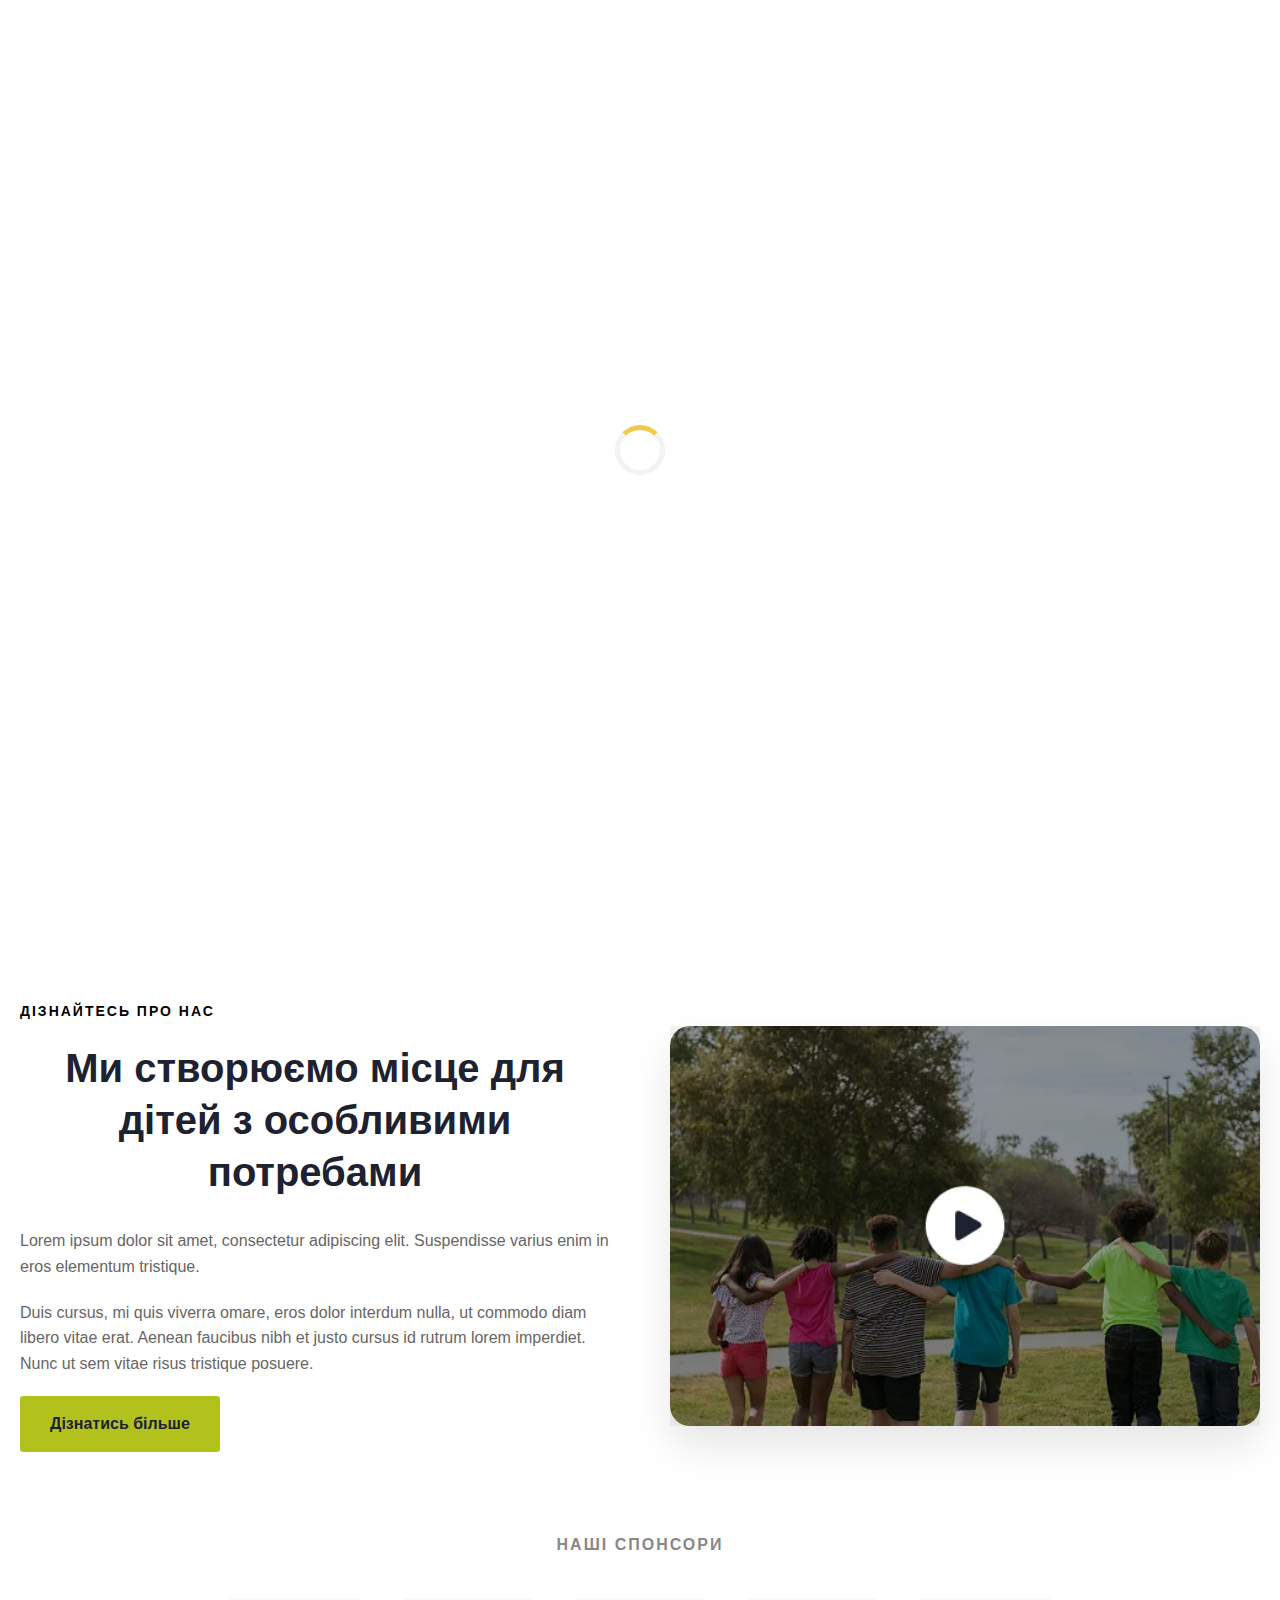
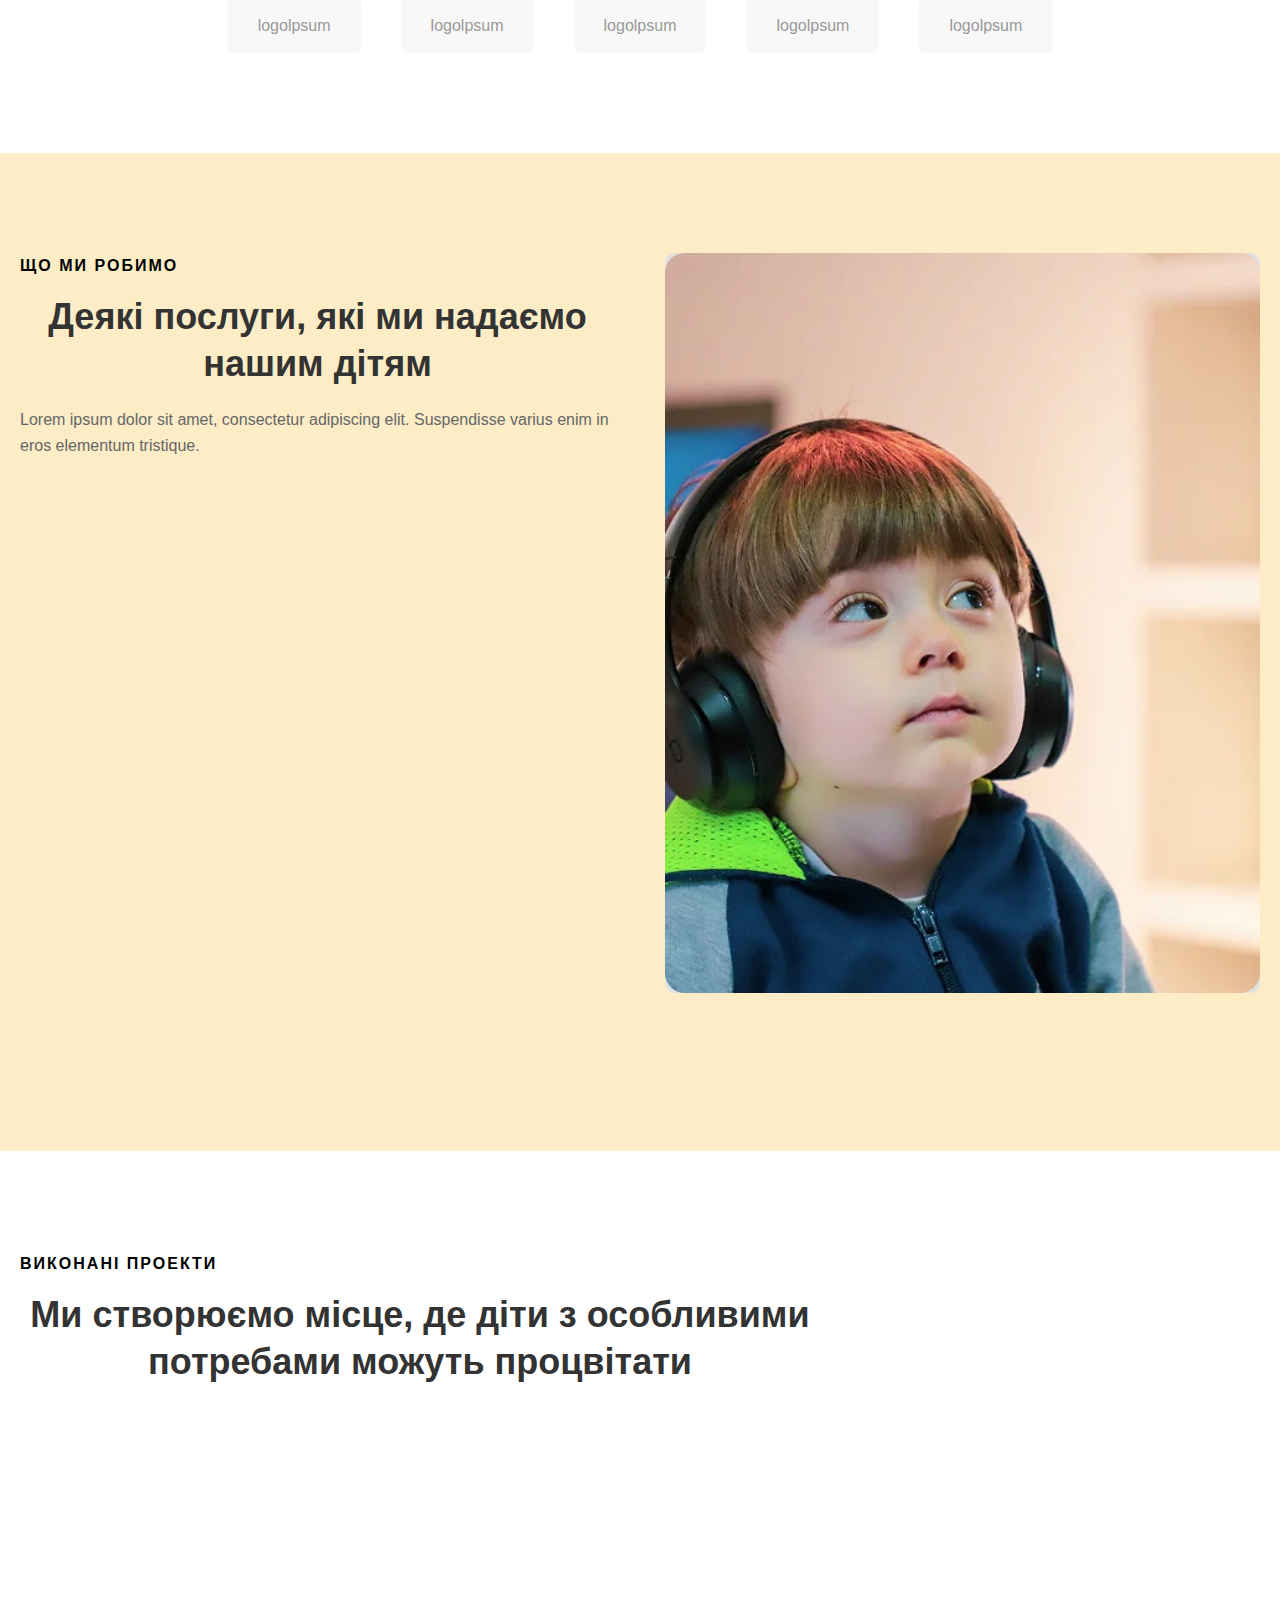
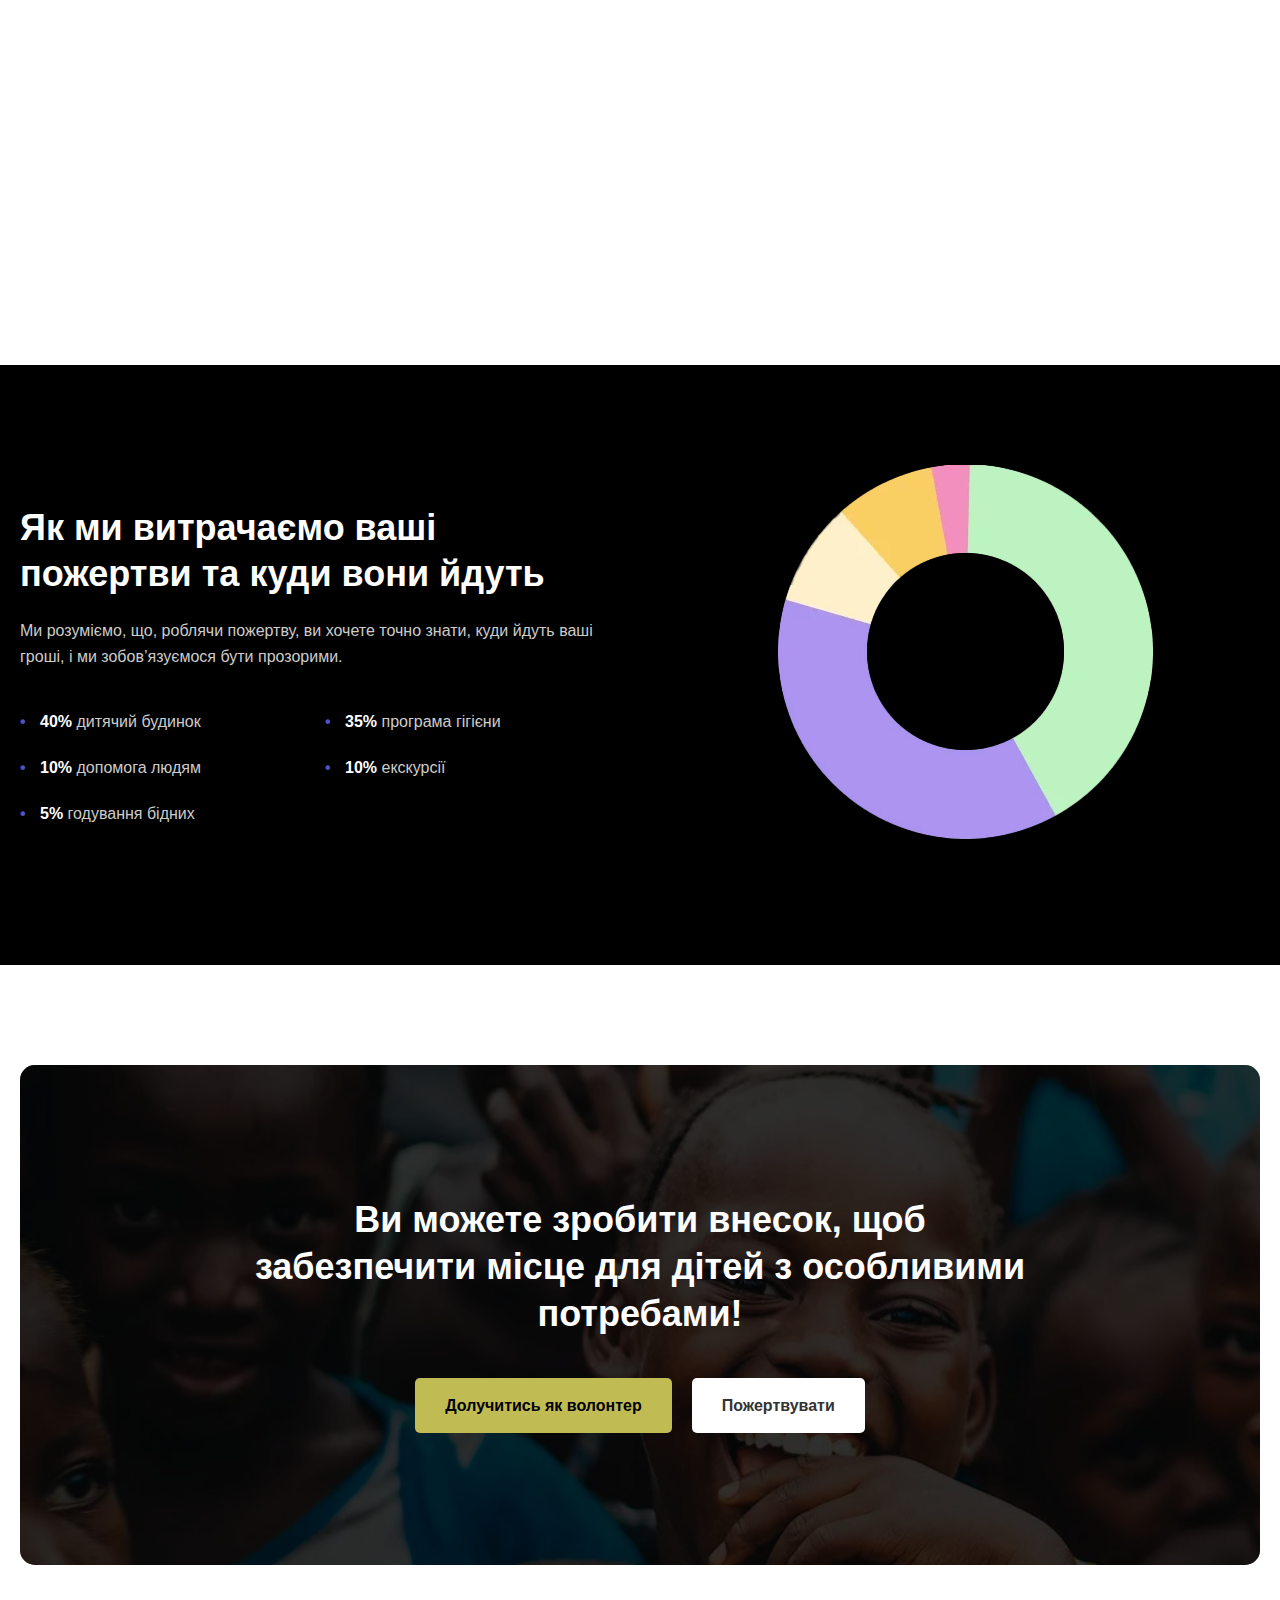
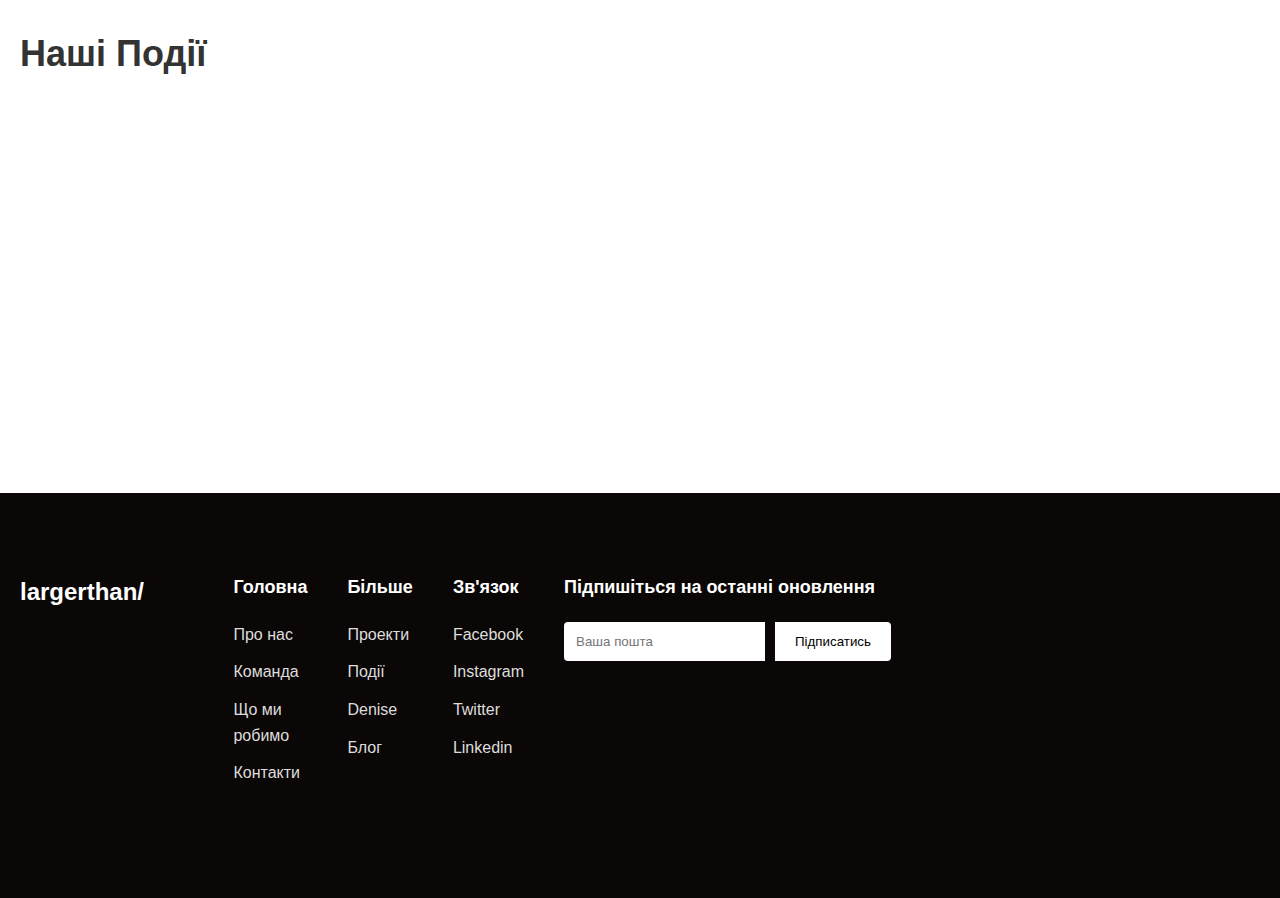
<file: index.html>
<!DOCTYPE html>
<html lang="uk">
<head>
    <meta charset="UTF-8">
    <meta name="viewport" content="width=device-width, initial-scale=1.0">
    <title>Сайт центру підтримки дітей з особливими потребами</title>
    <link rel="stylesheet" href="https://cdnjs.cloudflare.com/ajax/libs/font-awesome/6.4.0/css/all.min.css">
    <link rel="stylesheet" href="styles.css">
</head>
<body>
    <header class="header">
        <div class="container">
            <div class="header-content">
                <div class="logo">
                    <span class="logo-text">largerthan/</span>
                </div>
            <ul class="nav-list">
                <li><a href="index.html">Головна</a></li>
                <li><a href="about.html">Про нас</a></li>
                <li><a href="what-we-do.html">Що ми робимо</a></li> 
                <li><a href="media.html">Медіа</a></li>           
                <li><a href="contact.html">Контакти</a></li>       
            </ul>
                </nav>
                <a href="#" class="btn-donate">Пожертвувати</a>
            </div>
        </div>
    </header>
    <section class="hero">
        <div class="container">
            <div class="hero-content">
                <h1 class="hero-title">Інклюзивна турбота про<br><span>дітей з особливими</span><br><span>потребами</span></h1>
                <div class="hero-buttons">
                    <a href="#" class="btn-primary">Що ми робимо</a>
                    <a href="#" class="btn-video">
                        <span class="play-icon"><i class="fas fa-play"></i></span>
                        Дивитись відео
                    </a>
                </div>
                <div class="hero-stats">
                    <div class="stat">
                        <div class="stat-number">230</div>
                        <div class="stat-text">
                            <div class="stat-line"></div>
                            дітей під нашою опікою
                        </div>
                    </div>
                    <div class="stat">
                        <div class="stat-number">58</div>
                        <div class="stat-text">
                            <div class="stat-line"></div>
                            зібрано пожертв
                        </div>
                    </div>
                </div>
            </div>
        </div>
    </section>
    <section class="about-us">
        <div class="container">
            <div class="about-content">
                <div class="about-text">
                    <h2 class="section-subtitle">ДІЗНАЙТЕСЬ ПРО НАС</h2>
                    <h3 class="section-title">Ми створюємо місце для дітей з особливими потребами</h3>
                    <p>Lorem ipsum dolor sit amet, consectetur adipiscing elit. Suspendisse varius enim in eros elementum tristique.</p>
                    <p>Duis cursus, mi quis viverra omare, eros dolor interdum nulla, ut commodo diam libero vitae erat. Aenean faucibus nibh et justo cursus id rutrum lorem imperdiet. Nunc ut sem vitae risus tristique posuere.</p>
                    <a href="about.html" class="btn-primary">Дізнатись більше</a>
                </div>
                <div class="about-image">
                    <img src="IMG\Video.webp" alt="Діти з особливими потребами">
                </div>
            </div>
            
            <div class="supporters">
                <h3 class="supporters-title">НАШІ СПОНСОРИ</h3>
                <div class="supporter-logos">
                    <div class="logo-item">logolpsum</div>
                    <div class="logo-item">logolpsum</div>
                    <div class="logo-item">logolpsum</div>
                    <div class="logo-item">logolpsum</div>
                    <div class="logo-item">logolpsum</div>
                </div>
            </div>
        </div>
    </section>
    <section class="what-we-do">
        <div class="container">
            <div class="services-content">
                <div class="services-text">
                    <h2 class="section-subtitle">ЩО МИ РОБИМО</h2>
                    <h3 class="section-title">Деякі послуги, які ми надаємо нашим дітям</h3>
                    <p>Lorem ipsum dolor sit amet, consectetur adipiscing elit. Suspendisse varius enim in eros elementum tristique.</p>
                    
                    <div class="services-list">
                        <div class="service-item">
                            <div class="service-image">
                                <img src="IMG\AnyConv.com__Icon.webp" alt="Підтримка родини">
                            </div>
                            <div class="service-info">
                                <h4>Підтримка родини</h4>
                                <p>Lorem ipsum dolor sit amet, consectetur adipiscing elit. Suspendisse varius enim in eros.</p>
                            </div>
                        </div>
                        
                        <div class="service-item">
                            <div class="service-image">
                                <img src="IMG\AnyConv.com__Icon (1).webp" alt="Переваги для здоров'я">
                            </div>
                            <div class="service-info">
                                <h4>Переваги для здоров'я</h4>
                                <p>Lorem ipsum dolor sit amet, consectetur adipiscing elit. Suspendisse varius enim in eros.</p>
                            </div>
                        </div>
                        
                        <div class="service-item">
                            <div class="service-image">
                                <img src="IMG\AnyConv.com__Icon (2).webp" alt="Стипендії">
                            </div>
                            <div class="service-info">
                                <h4>Стипендії</h4>
                                <p>Lorem ipsum dolor sit amet, consectetur adipiscing elit. Suspendisse varius enim in eros.</p>
                            </div>
                        </div>
                        
                        <div class="service-item">
                            <div class="service-image">
                                <img src="IMG\AnyConv.com__Icon (3).webp" alt="Терапія">
                            </div>
                            <div class="service-info">
                                <h4>Терапія</h4>
                                <p>Lorem ipsum dolor sit amet, consectetur adipiscing elit. Suspendisse varius enim in eros.</p>
                            </div>
                        </div>
                    </div>
                </div>
                
                <div class="services-main-image">
                    <img src="IMG\unsplash_SBIak0pKUIE.webp" alt="Наші послуги">
                </div>
            </div>
        </div>
    </section>
    <section class="projects">
        <div class="container">
            <div class="projects-header">
                <h2 class="section-subtitle">ВИКОНАНІ ПРОЕКТИ</h2>
                <h3 class="section-title">Ми створюємо місце, де діти з особливими потребами можуть процвітати</h3>
            </div>
            
            <div class="projects-grid">
                <div class="project-card">
                    <div class="project-image">
                        <img src="IMG\AnyConv.com__Project.webp" alt="Mission smile 1k">
                        <div class="project-overlay">
                        </div>
                    </div>
                </div>
                <div class="project-card">
                    <div class="project-image">
                        <img src="IMG\AnyConv.com__Project (2).webp" alt="Щотижневі екскурсії">
                        <div class="project-overlay">
                        </div>
                    </div>
                </div>
                <div class="project-card">
                    <div class="project-image">
                        <img src="IMG\AnyConv.com__Project (1).webp"alt="Щомісячна обізнаність">
                        <div class="project-overlay">
                        </div>
                    </div>
                </div>
            </div>
        </div>
    </section>
    <section class="donations">
        <div class="container">
            <div class="donations-content">
                <div class="donations-text">
                    <h2>Як ми витрачаємо ваші пожертви та куди вони йдуть</h2>
                    <p>Ми розуміємо, що, роблячи пожертву, ви хочете точно знати, куди йдуть ваші гроші, і ми зобов’язуємося бути прозорими.</p>
                    <div class="donation-stats">
                        <div class="stat-item">
                            <strong>40%</strong> дитячий будинок
                        </div>
                        <div class="stat-item">
                            <strong>35%</strong> програма гігієни
                        </div>
                        <div class="stat-item">
                            <strong>10%</strong> допомога людям
                        </div>
                        <div class="stat-item">
                            <strong>10%</strong> екскурсії
                        </div>
                        <div class="stat-item">
                            <strong>5%</strong> годування бідних
                        </div>
                    </div>
                </div>
                <div class="donations-image">
                    <img src="IMG\Chart.webp" alt="Використання пожертв">
                </div>
            </div>
        </div>
    </section>
    <section class="cta-events">
        <div class="container">
            <div class="cta-with-image">
                <img src="IMG\unsplash_cVEOh_JJmEE.webp" alt="Children image" class="cta-bg-image">
                <div class="cta-text-overlay">
                    <h2>Ви можете зробити внесок, щоб забезпечити місце для дітей з особливими потребами!</h2>
                    <div class="cta-buttons">
                        <a href="#" class="btn-volunteer">Долучитись як волонтер</a>
                        <a href="#" class="btn-donate-cta">Пожертвувати</a>
                    </div>
                </div>
            </div>
            <div class="events-section">
                <h2 class="events-title">Наші Події</h2>
                <div class="events-cards">
                    <div class="event-card">
                        <div class="event-date">
                            <span class="day">13</span>
                            <span class="month">КВІ</span>
                        </div>
                        <div class="event-info">
                            <span class="event-tag">НАСТУПНІ ПОДІЇ</span>
                            <h3>День з нашими чудовими дітьми</h3>
                        </div>
                    </div>
                    <div class="event-card">
                        <div class="event-date">
                            <span class="day">25</span>
                            <span class="month">КВІ</span>
                        </div>
                        <div class="event-info">
                            <span class="event-tag">НАСТУПНІ ПОДІЇ</span>
                            <h3>Семінар: Турбота про дітей з аутизмом</h3>
                        </div>
                    </div>
                </div>
            </div>
        </div>
    </section>
    <footer class="footer">
        <div class="container">
            <div class="footer-content">
                <div class="footer-brand">
                    <h3>largerthan/</h3>
                </div>
                <div class="footer-links">
                    <div class="footer-column">
                        <h4>Головна</h4>
                        <ul>
                            <li><a href="about.html">Про нас</a></li>
                            <li><a href="#">Команда</a></li>
                            <li><a href="#">Що ми робимо</a></li>
                            <li><a href="#">Контакти</a></li>
                        </ul>
                    </div>
                    <div class="footer-column">
                        <h4>Більше</h4>
                        <ul>
                            <li><a href="#">Проекти</a></li>
                            <li><a href="#">Події</a></li>
                            <li><a href="#">Denise</a></li>
                            <li><a href="#">Блог</a></li>
                        </ul>
                    </div>
                    <div class="footer-column">
                        <h4>Зв'язок</h4>
                        <ul>
                            <li><a href="#">Facebook</a></li>
                            <li><a href="#">Instagram</a></li>
                            <li><a href="#">Twitter</a></li>
                            <li><a href="#">Linkedin</a></li>
                        </ul>
                    </div>
                </div>
                <div class="footer-subscribe">
                    <h4>Підпишіться на останні оновлення</h4>
                    <form class="subscribe-form">
                        <input type="email" placeholder="Ваша пошта" required>
                        <button type="submit">Підписатись</button>
                    </form>
                </div>
            </div>
        </div>
</footer>

    <div class="loader">
        <div class="loader-spinner"></div>
    </div>

    <div id="scrollToTop" class="scroll-to-top">
        <i class="fas fa-arrow-up"></i>
    </div>
<div id="donateModal" class="modal-overlay">
    <div class="modal-window">
        <div class="modal-close-btn">&times;</div>
        
        <h2 class="modal-title">Стати волонтером</h2>
        <p class="modal-description">Заповніть цю форму, щоб приєднатися до нашої команди та допомагати дітям разом з нами.</p>
        
        <form class="modal-form">
            <div class="form-row">
                <div class="input-group">
                    <label>Ім'я</label>
                    <input type="text" class="line-input">
                </div>
                <div class="input-group">
                    <label>Прізвище</label>
                    <input type="text" class="line-input">
                </div>
            </div>
            
            <div class="input-group">
                <label>Email</label>
                <input type="email" class="line-input">
            </div>
            
            <div class="input-group">
                <label>Повідомлення</label>
                <textarea class="box-input" placeholder="Напишіть ваше повідомлення тут..."></textarea>
            </div>
            
            <button type="submit" class="modal-submit-btn">Надіслати</button>
        </form>
    </div>
</div>
    <script>
        // 1. ЛОГІКА ДЛЯ LOADER (Щоб сайт "завантажився")
        window.addEventListener('load', function() {
            const loader = document.querySelector('.loader');
            // Чекаємо трохи і ховаємо лоадер
            setTimeout(function() {
                loader.classList.add('hidden');
            }, 1000);
        });

        // 2. ЛОГІКА ДЛЯ КНОПКИ "ВГОРУ"
        const scrollBtn = document.getElementById('scrollToTop');

        window.addEventListener('scroll', () => {
            if (window.scrollY > 300) {
                scrollBtn.classList.add('active'); // Показати кнопку
            } else {
                scrollBtn.classList.remove('active'); // Сховати кнопку
            }
        });

        scrollBtn.addEventListener('click', () => {
            window.scrollTo({
                top: 0,
                behavior: 'smooth'
            });
        });
    </script>
    
    <script src="script.js"></script>
<div id="videoModal" class="modal">
        <div class="modal-content">
            <span class="close-modal">&times;</span>
            <video controls id="mainVideo" width="100%">
                <source src="IMG/212511_tiny.mp4" type="video/mp4">
                Ваш браузер не підтримує відео.
            </video>
        </div>
    </div>
</body>
</html>
</file>
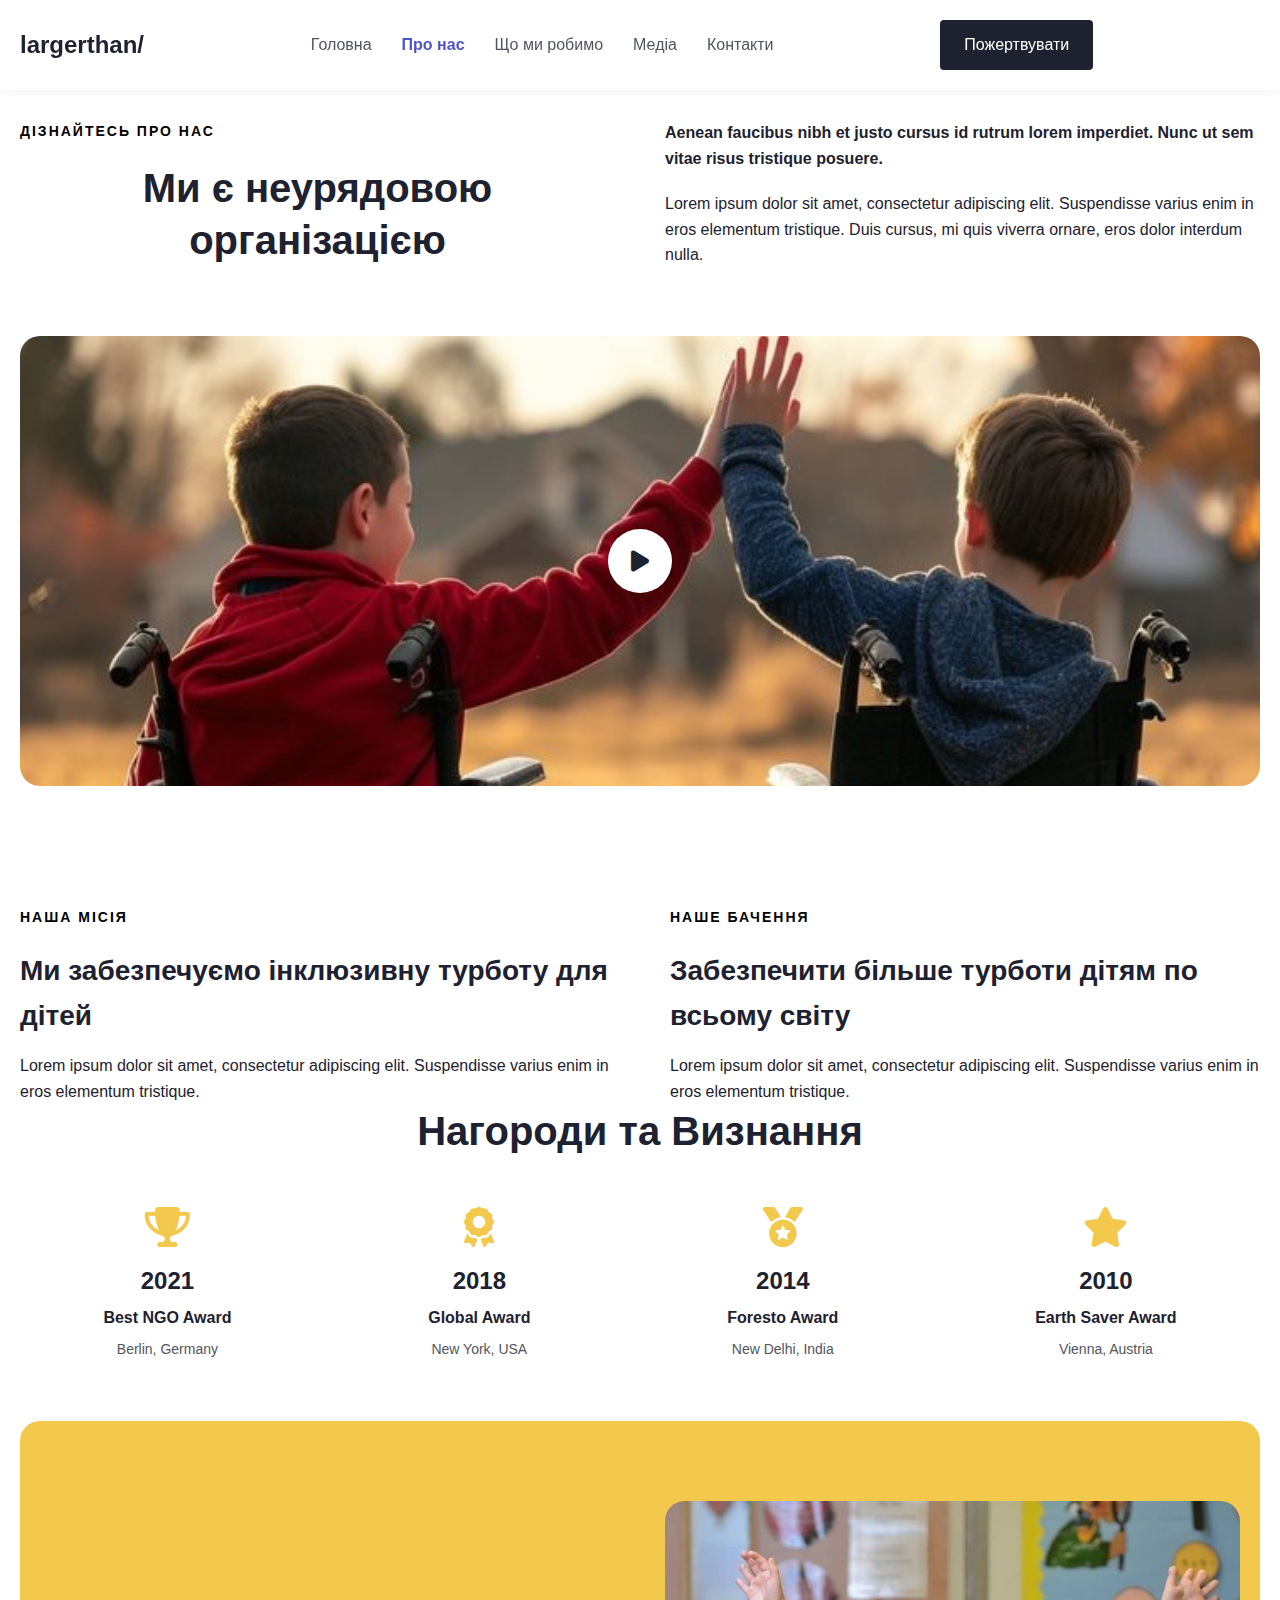
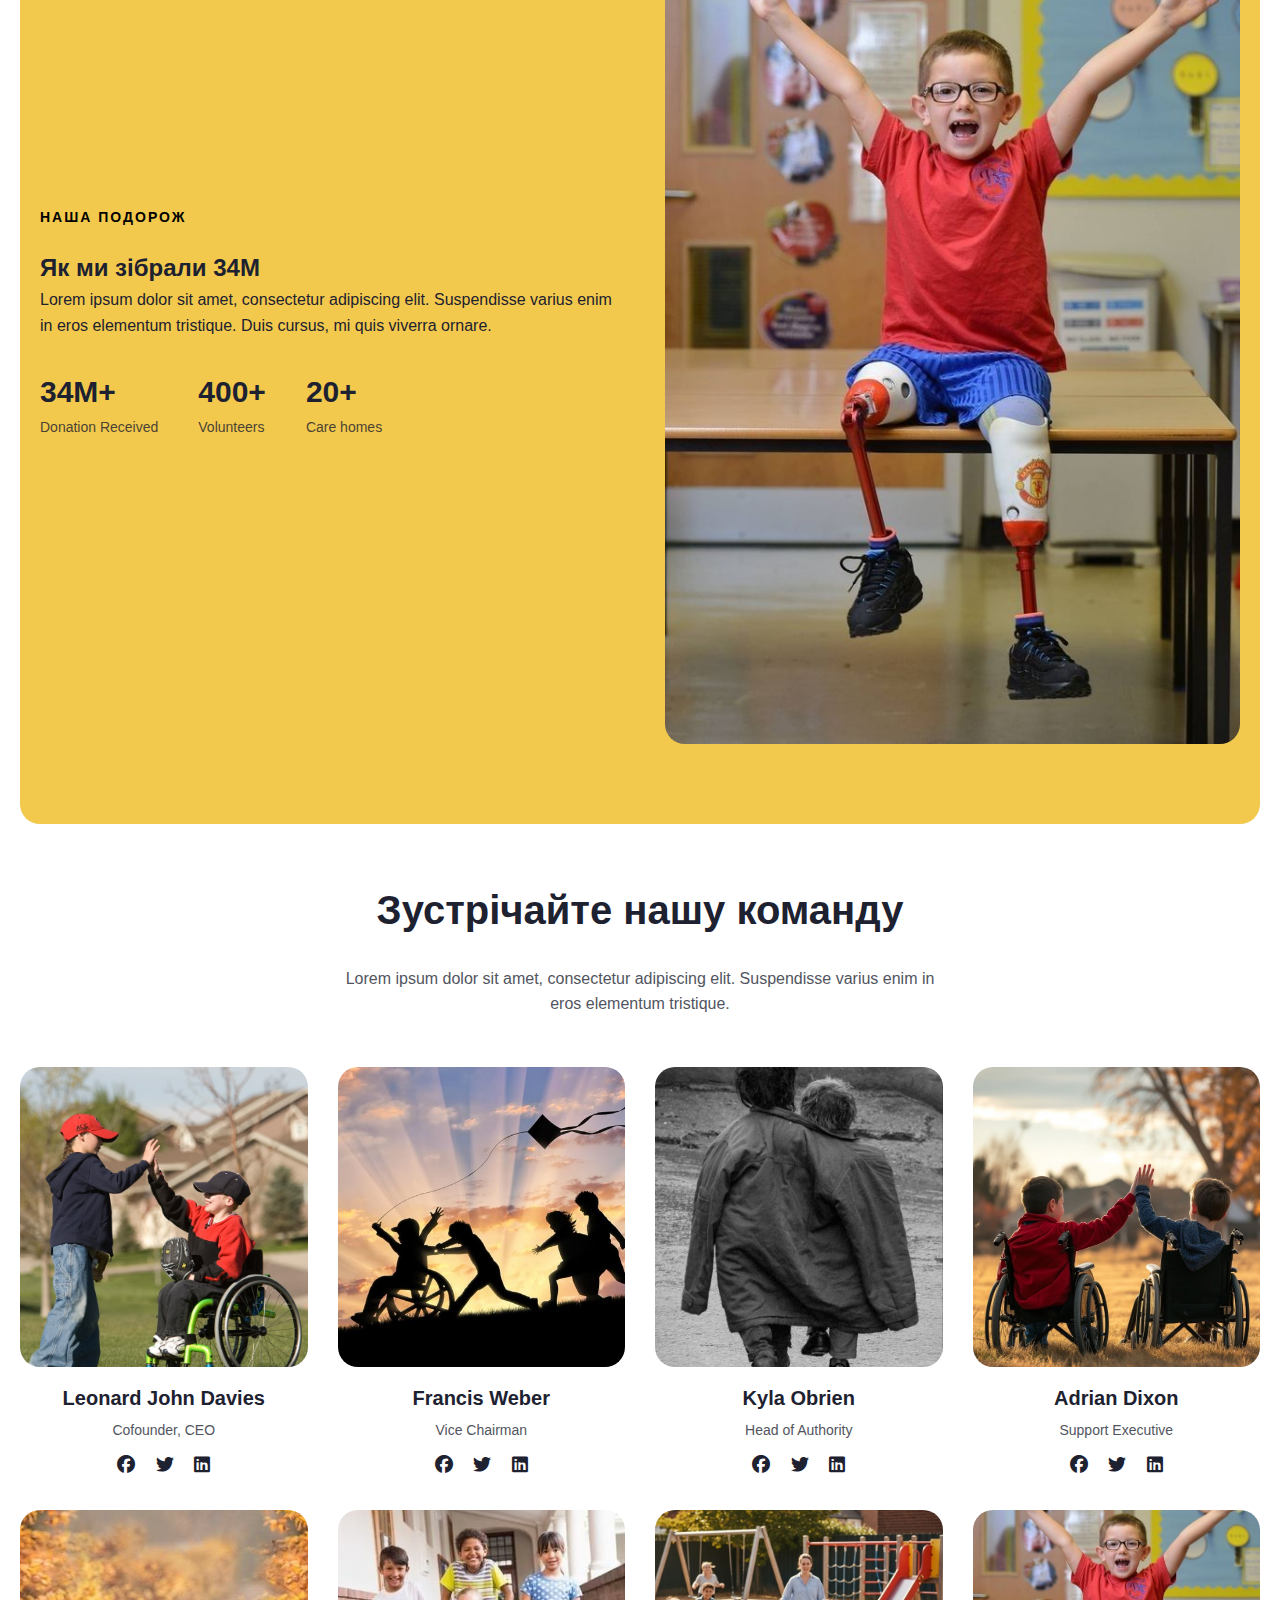
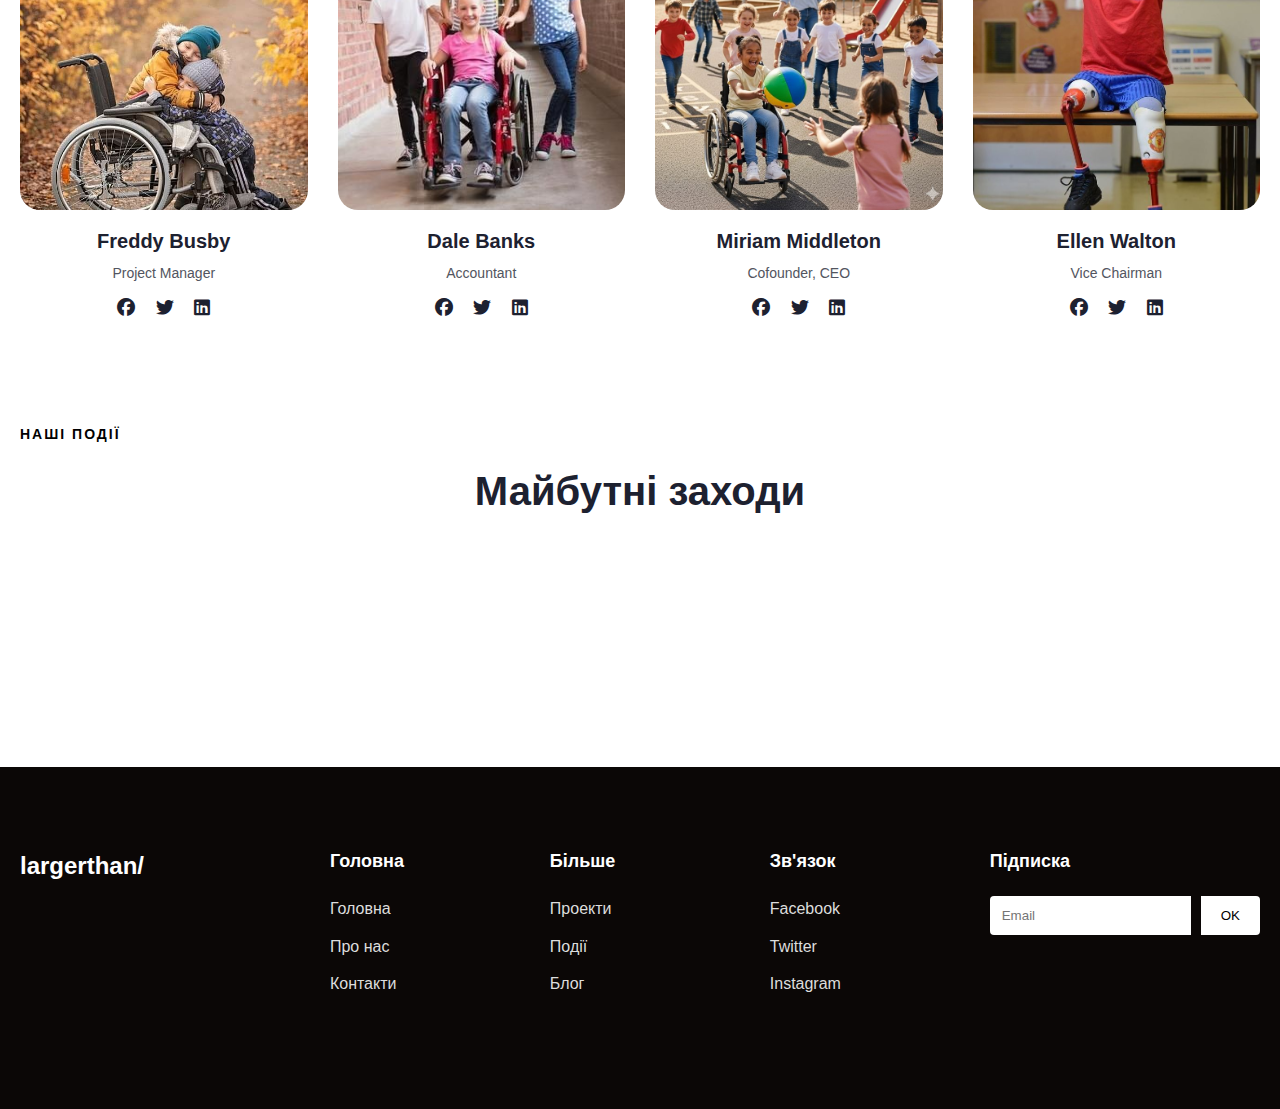
<file: about.html>
<!DOCTYPE html>
<html lang="uk">
<head>
    <meta charset="UTF-8">
    <meta name="viewport" content="width=device-width, initial-scale=1.0">
    <title>Про Нас - Largerthan</title>
    <link rel="stylesheet" href="https://cdnjs.cloudflare.com/ajax/libs/font-awesome/6.4.0/css/all.min.css">
    <link rel="stylesheet" href="styles.css">
</head>
<body>
    <header class="header">
        <div class="container">
            <div class="header-content">
                <div class="logo"><span class="logo-text">largerthan/</span></div>
                <nav class="nav">
                    <ul class="nav-list">
                        <li><a href="index.html">Головна</a></li>
                        <li><a href="about.html" class="active">Про нас</a></li>
                        <li><a href="what-we-do.html">Що ми робимо</a></li>
                        <li><a href="media.html">Медіа</a></li>
                        <li><a href="contact.html">Контакти</a></li>
                    </ul>
                </nav>
                <a href="#" class="btn-donate">Пожертвувати</a>
            </div>
        </div>
    </header>

    <main>
        <section class="page-content">
            <div class="container">
                <div class="about-hero-layout">
                    <div class="about-hero-text">
                        <span class="section-subtitle">Дізнайтесь про нас</span>
                        <h1 class="section-title">Ми є неурядовою організацією</h1>
                    </div>
                    <div class="about-hero-desc">
                        <p class="bold-text">Aenean faucibus nibh et justo cursus id rutrum lorem imperdiet. Nunc ut sem vitae risus tristique posuere.</p>
                        <p>Lorem ipsum dolor sit amet, consectetur adipiscing elit. Suspendisse varius enim in eros elementum tristique. Duis cursus, mi quis viverra ornare, eros dolor interdum nulla.</p>
                    </div>
                </div>

                <div class="about-video-wrapper btn-video" style="margin-top: 40px; cursor: pointer;">
                    <img src="IMG/b2.jpg" alt="Our Team" class="video-cover">
                    <div class="play-icon-center"><i class="fas fa-play"></i></div>
                </div>
            </div>
        </section>

        <section class="mission-vision-section section-padding bg-light">
            <div class="container">
                <div class="mission-grid">
                    <div class="mission-col">
                        <span class="section-subtitle">Наша Місія</span>
                        <h3>Ми забезпечуємо інклюзивну турботу для дітей</h3>
                        <p>Lorem ipsum dolor sit amet, consectetur adipiscing elit. Suspendisse varius enim in eros elementum tristique.</p>
                    </div>
                    <div class="vision-col">
                        <span class="section-subtitle">Наше Бачення</span>
                        <h3>Забезпечити більше турботи дітям по всьому світу</h3>
                        <p>Lorem ipsum dolor sit amet, consectetur adipiscing elit. Suspendisse varius enim in eros elementum tristique.</p>
                    </div>
                </div>
            </div>
        </section>

        <section class="awards-section section-padding">
            <div class="container">
                <h2 class="section-title" style="text-align: center; margin-bottom: 50px;">Нагороди та Визнання</h2>
                <div class="awards-grid">
                    <div class="award-item">
                        <i class="fas fa-trophy"></i>
                        <h4>2021</h4>
                        <p>Best NGO Award</p>
                        <span>Berlin, Germany</span>
                    </div>
                    <div class="award-item">
                        <i class="fas fa-award"></i>
                        <h4>2018</h4>
                        <p>Global Award</p>
                        <span>New York, USA</span>
                    </div>
                    <div class="award-item">
                        <i class="fas fa-medal"></i>
                        <h4>2014</h4>
                        <p>Foresto Award</p>
                        <span>New Delhi, India</span>
                    </div>
                    <div class="award-item">
                        <i class="fas fa-star"></i>
                        <h4>2010</h4>
                        <p>Earth Saver Award</p>
                        <span>Vienna, Austria</span>
                    </div>
                </div>
            </div>
        </section>

        <section class="journey-section">
            <div class="container">
                <div class="journey-content">
                    <div class="journey-text">
                        <span class="section-subtitle">НАША ПОДОРОЖ</span>
                        <h2>Як ми зібрали 34M</h2>
                        <p>Lorem ipsum dolor sit amet, consectetur adipiscing elit. Suspendisse varius enim in eros elementum tristique. Duis cursus, mi quis viverra ornare.</p>
                        
                        <div class="journey-stats">
                            <div class="j-stat">
                                <span>34M+</span>
                                <p>Donation Received</p>
                            </div>
                            <div class="j-stat">
                                <span>400+</span>
                                <p>Volunteers</p>
                            </div>
                            <div class="j-stat">
                                <span>20+</span>
                                <p>Care homes</p>
                            </div>
                        </div>
                    </div>
                    <div class="journey-image">
                        <img src="IMG/v1.jpg" alt="Our Journey">
                    </div>
                </div>
            </div>
        </section>

        <section class="team-section section-padding">
            <div class="container">
                <h2 class="section-title" style="text-align: center;">Зустрічайте нашу команду</h2>
                <p style="text-align: center; max-width: 600px; margin: 0 auto 50px; color: #525560;">
                    Lorem ipsum dolor sit amet, consectetur adipiscing elit. Suspendisse varius enim in eros elementum tristique.
                </p>

                <div class="team-grid">
                    <div class="team-card">
                        <div class="team-img"><img src="IMG/v2.jpg" alt="Member"></div>
                        <h4>Leonard John Davies</h4>
                        <p>Cofounder, CEO</p>
                        <div class="team-socials">
                            <a href="#"><i class="fab fa-facebook"></i></a>
                            <a href="#"><i class="fab fa-twitter"></i></a>
                            <a href="#"><i class="fab fa-linkedin"></i></a>
                        </div>
                    </div>
                    <div class="team-card">
                        <div class="team-img"><img src="IMG/v3.jpg" alt="Member"></div>
                        <h4>Francis Weber</h4>
                        <p>Vice Chairman</p>
                        <div class="team-socials">
                            <a href="#"><i class="fab fa-facebook"></i></a>
                            <a href="#"><i class="fab fa-twitter"></i></a>
                            <a href="#"><i class="fab fa-linkedin"></i></a>
                        </div>
                    </div>
                    <div class="team-card">
                        <div class="team-img"><img src="IMG/b1.jpg" alt="Member"></div>
                        <h4>Kyla Obrien</h4>
                        <p>Head of Authority</p>
                        <div class="team-socials">
                            <a href="#"><i class="fab fa-facebook"></i></a>
                            <a href="#"><i class="fab fa-twitter"></i></a>
                            <a href="#"><i class="fab fa-linkedin"></i></a>
                        </div>
                    </div>
                    <div class="team-card">
                        <div class="team-img"><img src="IMG/b2.jpg" alt="Member"></div>
                        <h4>Adrian Dixon</h4>
                        <p>Support Executive</p>
                        <div class="team-socials">
                            <a href="#"><i class="fab fa-facebook"></i></a>
                            <a href="#"><i class="fab fa-twitter"></i></a>
                            <a href="#"><i class="fab fa-linkedin"></i></a>
                        </div>
                    </div>
                    <div class="team-card">
                        <div class="team-img"><img src="IMG/b3.jpg" alt="Member"></div>
                        <h4>Freddy Busby</h4>
                        <p>Project Manager</p>
                        <div class="team-socials">
                            <a href="#"><i class="fab fa-facebook"></i></a>
                            <a href="#"><i class="fab fa-twitter"></i></a>
                            <a href="#"><i class="fab fa-linkedin"></i></a>
                        </div>
                    </div>
                    <div class="team-card">
                        <div class="team-img"><img src="IMG/n1.jpg" alt="Member"></div>
                        <h4>Dale Banks</h4>
                        <p>Accountant</p>
                        <div class="team-socials">
                            <a href="#"><i class="fab fa-facebook"></i></a>
                            <a href="#"><i class="fab fa-twitter"></i></a>
                            <a href="#"><i class="fab fa-linkedin"></i></a>
                        </div>
                    </div>
                    <div class="team-card">
                        <div class="team-img"><img src="IMG/n2.jpg" alt="Member"></div>
                        <h4>Miriam Middleton</h4>
                        <p>Cofounder, CEO</p>
                        <div class="team-socials">
                            <a href="#"><i class="fab fa-facebook"></i></a>
                            <a href="#"><i class="fab fa-twitter"></i></a>
                            <a href="#"><i class="fab fa-linkedin"></i></a>
                        </div>
                    </div>
                    <div class="team-card">
                        <div class="team-img"><img src="IMG/v1.jpg" alt="Member"></div>
                        <h4>Ellen Walton</h4>
                        <p>Vice Chairman</p>
                        <div class="team-socials">
                            <a href="#"><i class="fab fa-facebook"></i></a>
                            <a href="#"><i class="fab fa-twitter"></i></a>
                            <a href="#"><i class="fab fa-linkedin"></i></a>
                        </div>
                    </div>
                </div>
            </div>
        </section>

        <section class="cta-events section-padding">
            <div class="container">
                <span class="section-subtitle">Наші події</span>
                <h2 class="section-title">Майбутні заходи</h2>
                <div class="events-cards">
                    <div class="event-card">
                        <div class="event-date">
                            <span class="day">13</span>
                            <span class="month">КВІ</span>
                        </div>
                        <div class="event-info">
                            <span class="event-tag">НАСТУПНІ ПОДІЇ</span>
                            <h3>День з нашими чудовими дітьми</h3>
                        </div>
                        <div class="event-arrow"><i class="fas fa-arrow-right"></i></div>
                    </div>
                    <div class="event-card">
                        <div class="event-date">
                            <span class="day">25</span>
                            <span class="month">КВІ</span>
                        </div>
                        <div class="event-info">
                            <span class="event-tag">НАСТУПНІ ПОДІЇ</span>
                            <h3>Семінар: Турбота про дітей з аутизмом</h3>
                        </div>
                        <div class="event-arrow"><i class="fas fa-arrow-right"></i></div>
                    </div>
                </div>
            </div>
        </section>
    </main>

    <footer class="footer">
        <div class="container">
            <div class="footer-content">
                <div class="footer-brand"><h3>largerthan/</h3></div>
                <div class="footer-column">
                    <h4>Головна</h4>
                    <ul>
                        <li><a href="index.html">Головна</a></li>
                        <li><a href="about.html">Про нас</a></li>
                        <li><a href="contact.html">Контакти</a></li>
                    </ul>
                </div>
                <div class="footer-column">
                    <h4>Більше</h4>
                    <ul>
                        <li><a href="media.html">Проекти</a></li>
                        <li><a href="#">Події</a></li>
                        <li><a href="#">Блог</a></li>
                    </ul>
                </div>
                <div class="footer-column">
                    <h4>Зв'язок</h4>
                    <ul>
                        <li><a href="#">Facebook</a></li>
                        <li><a href="#">Twitter</a></li>
                        <li><a href="#">Instagram</a></li>
                    </ul>
                </div>
                <div class="footer-column">
                    <h4>Підписка</h4>
                    <form class="subscribe-form">
                        <input type="email" placeholder="Email">
                        <button>OK</button>
                    </form>
                </div>
            </div>
        </div>
    </footer>

    <div id="videoModal" class="modal">
        <div class="modal-content">
            <span class="close-modal">&times;</span>
            <video controls id="mainVideo" width="100%">
                <source src="IMG/212511_tiny.mp4" type="video/mp4">
                Ваш браузер не підтримує відео.
            </video>
        </div>
    </div>

    <div id="scrollToTop" class="scroll-to-top"><i class="fas fa-arrow-up"></i></div>
    <script src="script.js"></script>
</body>
</html>
</file>
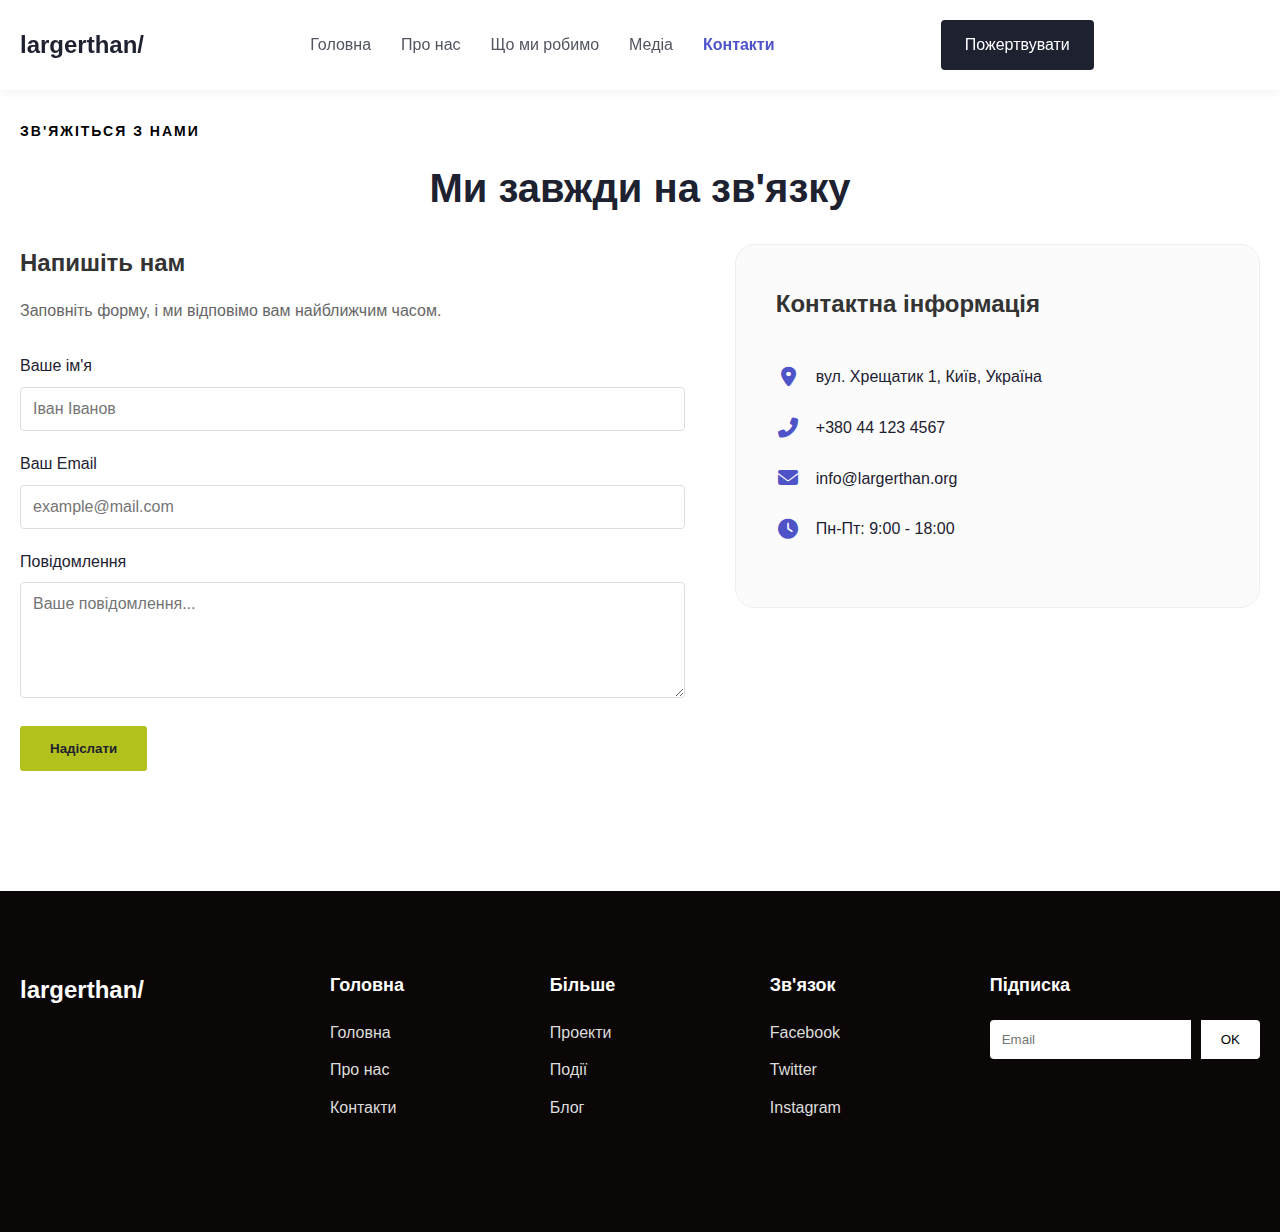
<file: contact.html>
<!DOCTYPE html>
<html lang="uk">
<head>
    <meta charset="UTF-8">
    <meta name="viewport" content="width=device-width, initial-scale=1.0">
    <title>Контакти - Largerthan</title>
    <link rel="stylesheet" href="https://cdnjs.cloudflare.com/ajax/libs/font-awesome/6.4.0/css/all.min.css">
    <link rel="stylesheet" href="styles.css">
</head>
<body>
    <header class="header">
        <div class="container">
            <div class="header-content">
                <div class="logo"><span class="logo-text">largerthan/</span></div>
                <nav class="nav">
                    <ul class="nav-list">
                        <li><a href="index.html">Головна</a></li>
                        <li><a href="about.html">Про нас</a></li>
                        <li><a href="what-we-do.html">Що ми робимо</a></li>
                        <li><a href="media.html">Медіа</a></li>
                        <li><a href="contact.html" class="active">Контакти</a></li>
                    </ul>
                </nav>
                <a href="#" class="btn-donate">Пожертвувати</a>
            </div>
        </div>
    </header>

    <main class="page-content">
        <div class="container">
            <span class="section-subtitle">Зв'яжіться з нами</span>
            <h1 class="section-title">Ми завжди на зв'язку</h1>
            
            <div class="contact-page-wrapper">
                <div class="contact-form-container">
                    <h3>Напишіть нам</h3>
                    <p style="margin-bottom: 30px; color: #666;">Заповніть форму, і ми відповімо вам найближчим часом.</p>
                    <form class="contact-form">
                        <div class="form-group">
                            <label for="name">Ваше ім'я</label>
                            <input type="text" id="name" placeholder="Іван Іванов">
                        </div>
                        <div class="form-group">
                            <label for="email">Ваш Email</label>
                            <input type="email" id="email" placeholder="example@mail.com">
                        </div>
                        <div class="form-group">
                            <label for="message">Повідомлення</label>
                            <textarea id="message" rows="5" placeholder="Ваше повідомлення..."></textarea>
                        </div>
                        <button type="submit" class="btn-primary">Надіслати</button>
                    </form>
                </div>

                <div class="contact-info-container">
                    <h3>Контактна інформація</h3>
                    <br>
                    <ul class="contact-details">
                        <li>
                            <i class="fas fa-map-marker-alt"></i>
                            <span>вул. Хрещатик 1, Київ, Україна</span>
                        </li>
                        <li>
                            <i class="fas fa-phone-alt"></i>
                            <span>+380 44 123 4567</span>
                        </li>
                        <li>
                            <i class="fas fa-envelope"></i>
                            <span>info@largerthan.org</span>
                        </li>
                        <li>
                            <i class="fas fa-clock"></i>
                            <span>Пн-Пт: 9:00 - 18:00</span>
                        </li>
                    </ul>
                </div>
            </div>
        </div>
    </main>

    <footer class="footer">
       <div class="container">
        <div class="footer-content">
            <div class="footer-brand"><h3>largerthan/</h3></div>
            <div class="footer-column">
                <h4>Головна</h4>
                <ul>
                    <li><a href="index.html">Головна</a></li>
                    <li><a href="about.html">Про нас</a></li>
                    <li><a href="contact.html">Контакти</a></li>
                </ul>
            </div>
            <div class="footer-column">
                <h4>Більше</h4>
                <ul>
                    <li><a href="media.html">Проекти</a></li>
                    <li><a href="#">Події</a></li>
                    <li><a href="#">Блог</a></li>
                </ul>
            </div>
            <div class="footer-column">
                <h4>Зв'язок</h4>
                <ul>
                    <li><a href="#">Facebook</a></li>
                    <li><a href="#">Twitter</a></li>
                    <li><a href="#">Instagram</a></li>
                </ul>
            </div>
            <div class="footer-column">
                <h4>Підписка</h4>
                <form class="subscribe-form">
                    <input type="email" placeholder="Email">
                    <button>OK</button>
                </form>
            </div>
        </div>
    </div>
    </footer>
    
    <div id="scrollToTop" class="scroll-to-top"><i class="fas fa-arrow-up"></i></div>
    <script src="script.js"></script>
</body>
</html>
</file>
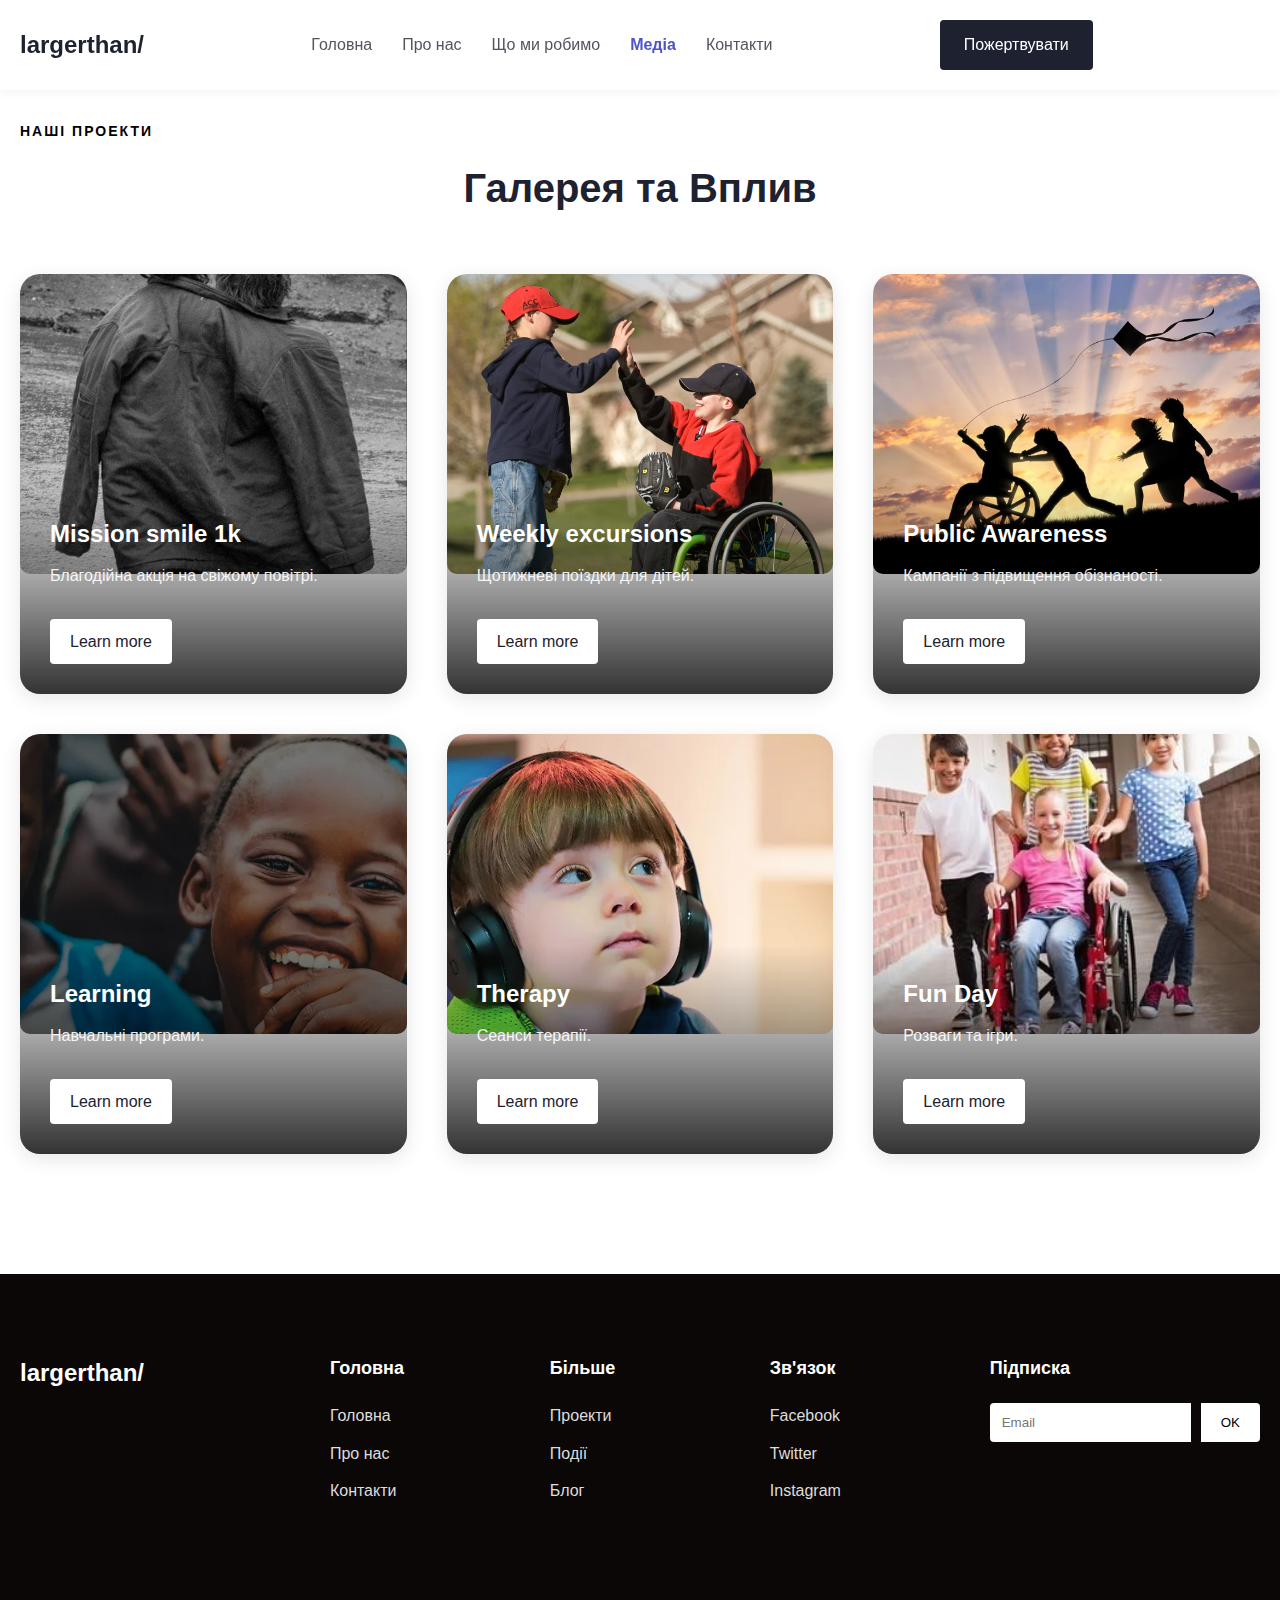
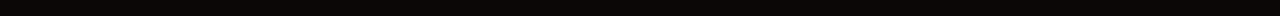
<file: media.html>
<!DOCTYPE html>
<html lang="uk">
<head>
    <meta charset="UTF-8">
    <meta name="viewport" content="width=device-width, initial-scale=1.0">
    <title>Медіа - Largerthan</title>
    <link rel="stylesheet" href="https://cdnjs.cloudflare.com/ajax/libs/font-awesome/6.4.0/css/all.min.css">
    <link rel="stylesheet" href="styles.css">
</head>
<body>
    <header class="header">
        <div class="container">
            <div class="header-content">
                <div class="logo"><span class="logo-text">largerthan/</span></div>
                <nav class="nav">
                    <ul class="nav-list">
                        <li><a href="index.html">Головна</a></li>
                        <li><a href="about.html">Про нас</a></li>
                        <li><a href="what-we-do.html">Що ми робимо</a></li>
                        <li><a href="media.html" class="active">Медіа</a></li>
                        <li><a href="contact.html">Контакти</a></li>
                    </ul>
                </nav>
                <a href="#" class="btn-donate">Пожертвувати</a>
            </div>
        </div>
    </header>

    <main class="page-content">
        <div class="container">
            <span class="section-subtitle">Наші Проекти</span>
            <h1 class="section-title">Галерея та Вплив</h1>

            <div class="media-gallery-grid">
                <div class="project-card">
                    <div class="project-image">
                        <img src="IMG/b1.jpg" alt="Project 1">
                    </div>
                    <div class="project-overlay">
                        <h3>Mission smile 1k</h3>
                        <p>Благодійна акція на свіжому повітрі.</p>
                        <a href="#" class="btn-white">Learn more</a>
                    </div>
                </div>
                
                <div class="project-card">
                    <div class="project-image">
                        <img src="IMG/v2.jpg"  alt="Project 2">
                    </div>
                    <div class="project-overlay">
                        <h3>Weekly excursions</h3>
                        <p>Щотижневі поїздки для дітей.</p>
                        <a href="#" class="btn-white">Learn more</a>
                    </div>
                </div>

                <div class="project-card">
                    <div class="project-image">
                        <img src="IMG/v3.jpg" alt="Project 3">
                    </div>
                    <div class="project-overlay">
                        <h3>Public Awareness</h3>
                        <p>Кампанії з підвищення обізнаності.</p>
                        <a href="#" class="btn-white">Learn more</a>
                    </div>
                </div>

                <div class="project-card">
                    <div class="project-image">
                        <img src="IMG/unsplash_cVEOh_JJmEE.webp" alt="Project 4">
                    </div>
                    <div class="project-overlay">
                        <h3>Learning</h3>
                        <p>Навчальні програми.</p>
                        <a href="#" class="btn-white">Learn more</a>
                    </div>
                </div>
                 <div class="project-card">
                    <div class="project-image">
                        <img src="IMG/unsplash_SBIak0pKUIE.webp" alt="Project 5">
                    </div>
                    <div class="project-overlay">
                        <h3>Therapy</h3>
                        <p>Сеанси терапії.</p>
                        <a href="#" class="btn-white">Learn more</a>
                    </div>
                </div>
                 <div class="project-card">
                    <div class="project-image">
                        <img src="IMG/n1.jpg" alt="Project 6">
                    </div>
                    <div class="project-overlay">
                        <h3>Fun Day</h3>
                        <p>Розваги та ігри.</p>
                        <a href="#" class="btn-white">Learn more</a>
                    </div>
                </div>
            </div>
        </div>
    </main>

    <footer class="footer">
        <div class="container">
            <div class="footer-content">
                <div class="footer-brand"><h3>largerthan/</h3></div>
                <div class="footer-column">
                    <h4>Головна</h4>
                    <ul>
                        <li><a href="index.html">Головна</a></li>
                        <li><a href="about.html">Про нас</a></li>
                        <li><a href="contact.html">Контакти</a></li>
                    </ul>
                </div>
                <div class="footer-column">
                    <h4>Більше</h4>
                    <ul>
                        <li><a href="media.html">Проекти</a></li>
                        <li><a href="#">Події</a></li>
                        <li><a href="#">Блог</a></li>
                    </ul>
                </div>
                <div class="footer-column">
                    <h4>Зв'язок</h4>
                    <ul>
                        <li><a href="#">Facebook</a></li>
                        <li><a href="#">Twitter</a></li>
                        <li><a href="#">Instagram</a></li>
                    </ul>
                </div>
                <div class="footer-column">
                    <h4>Підписка</h4>
                    <form class="subscribe-form">
                        <input type="email" placeholder="Email">
                        <button>OK</button>
                    </form>
                </div>
            </div>
        </div>
    </footer>
    
    <div id="scrollToTop" class="scroll-to-top"><i class="fas fa-arrow-up"></i></div>
    <script src="script.js"></script>
</body>
</html>
</file>
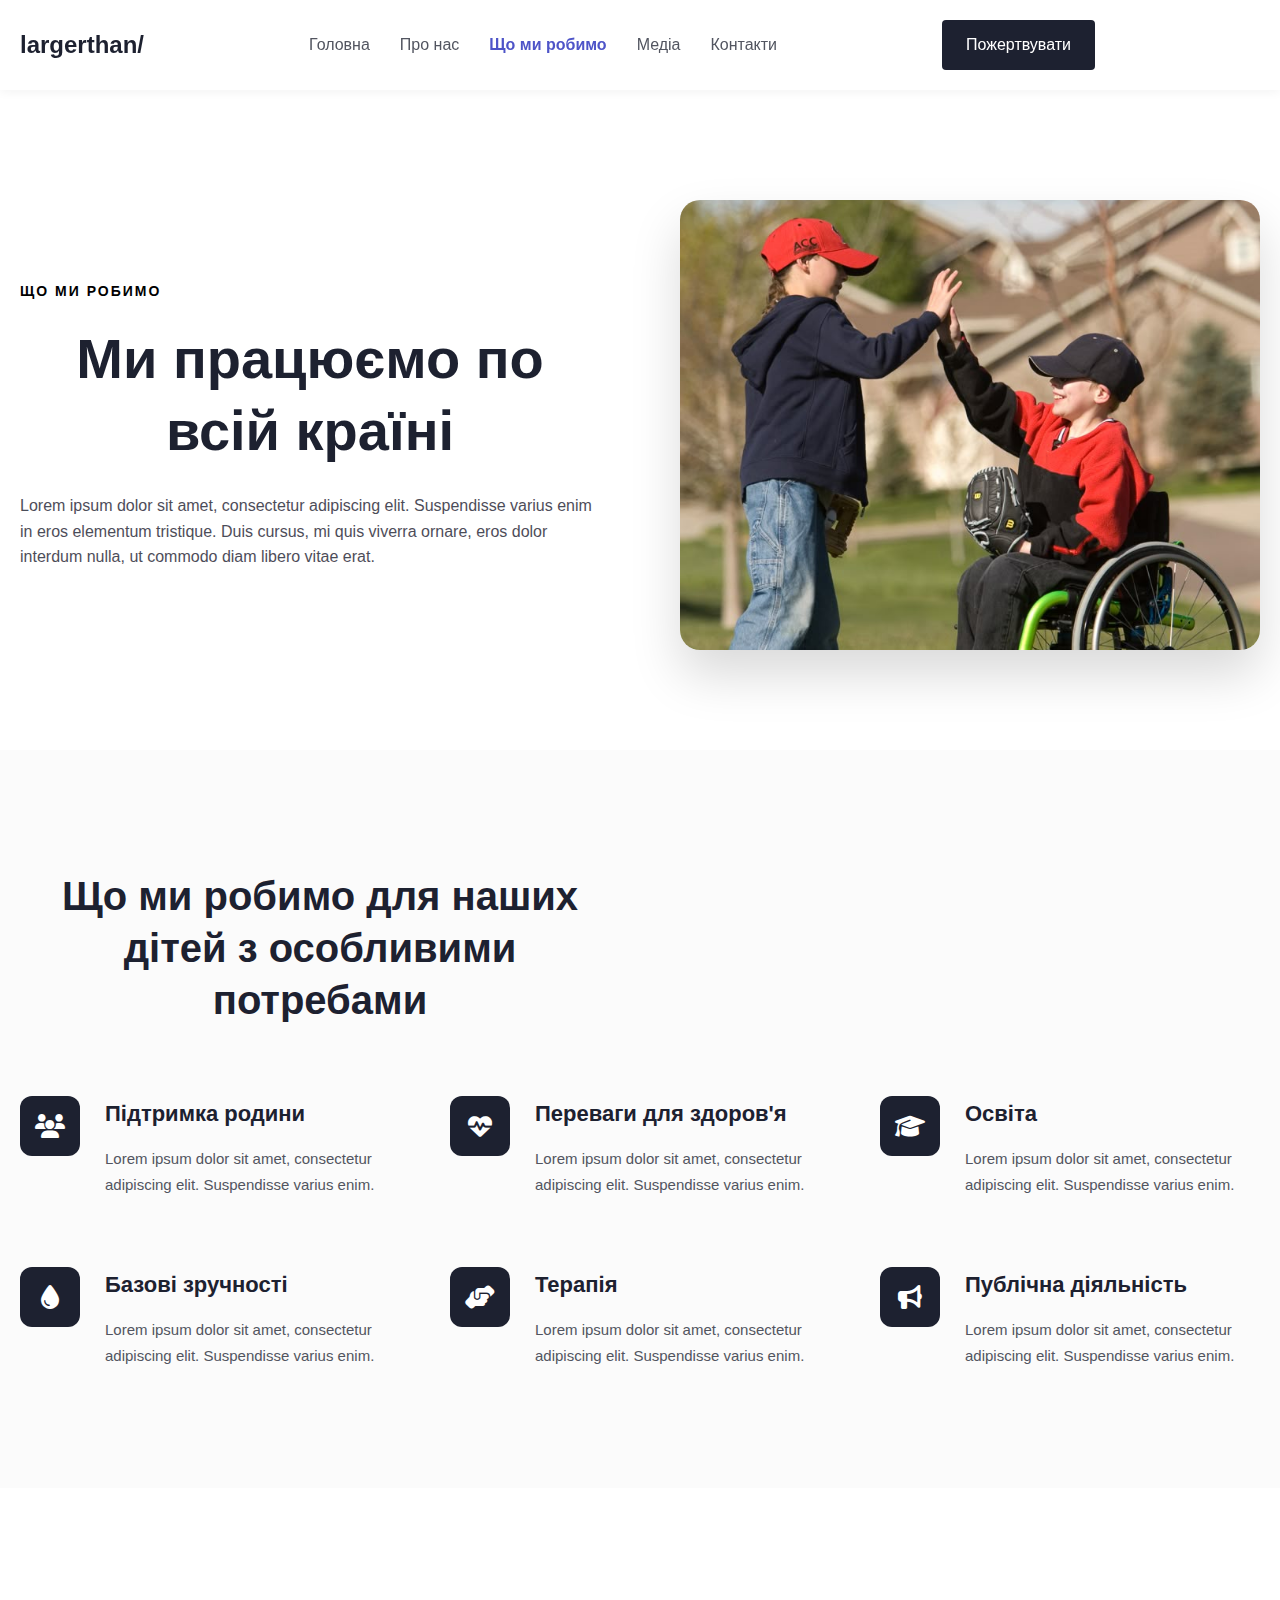
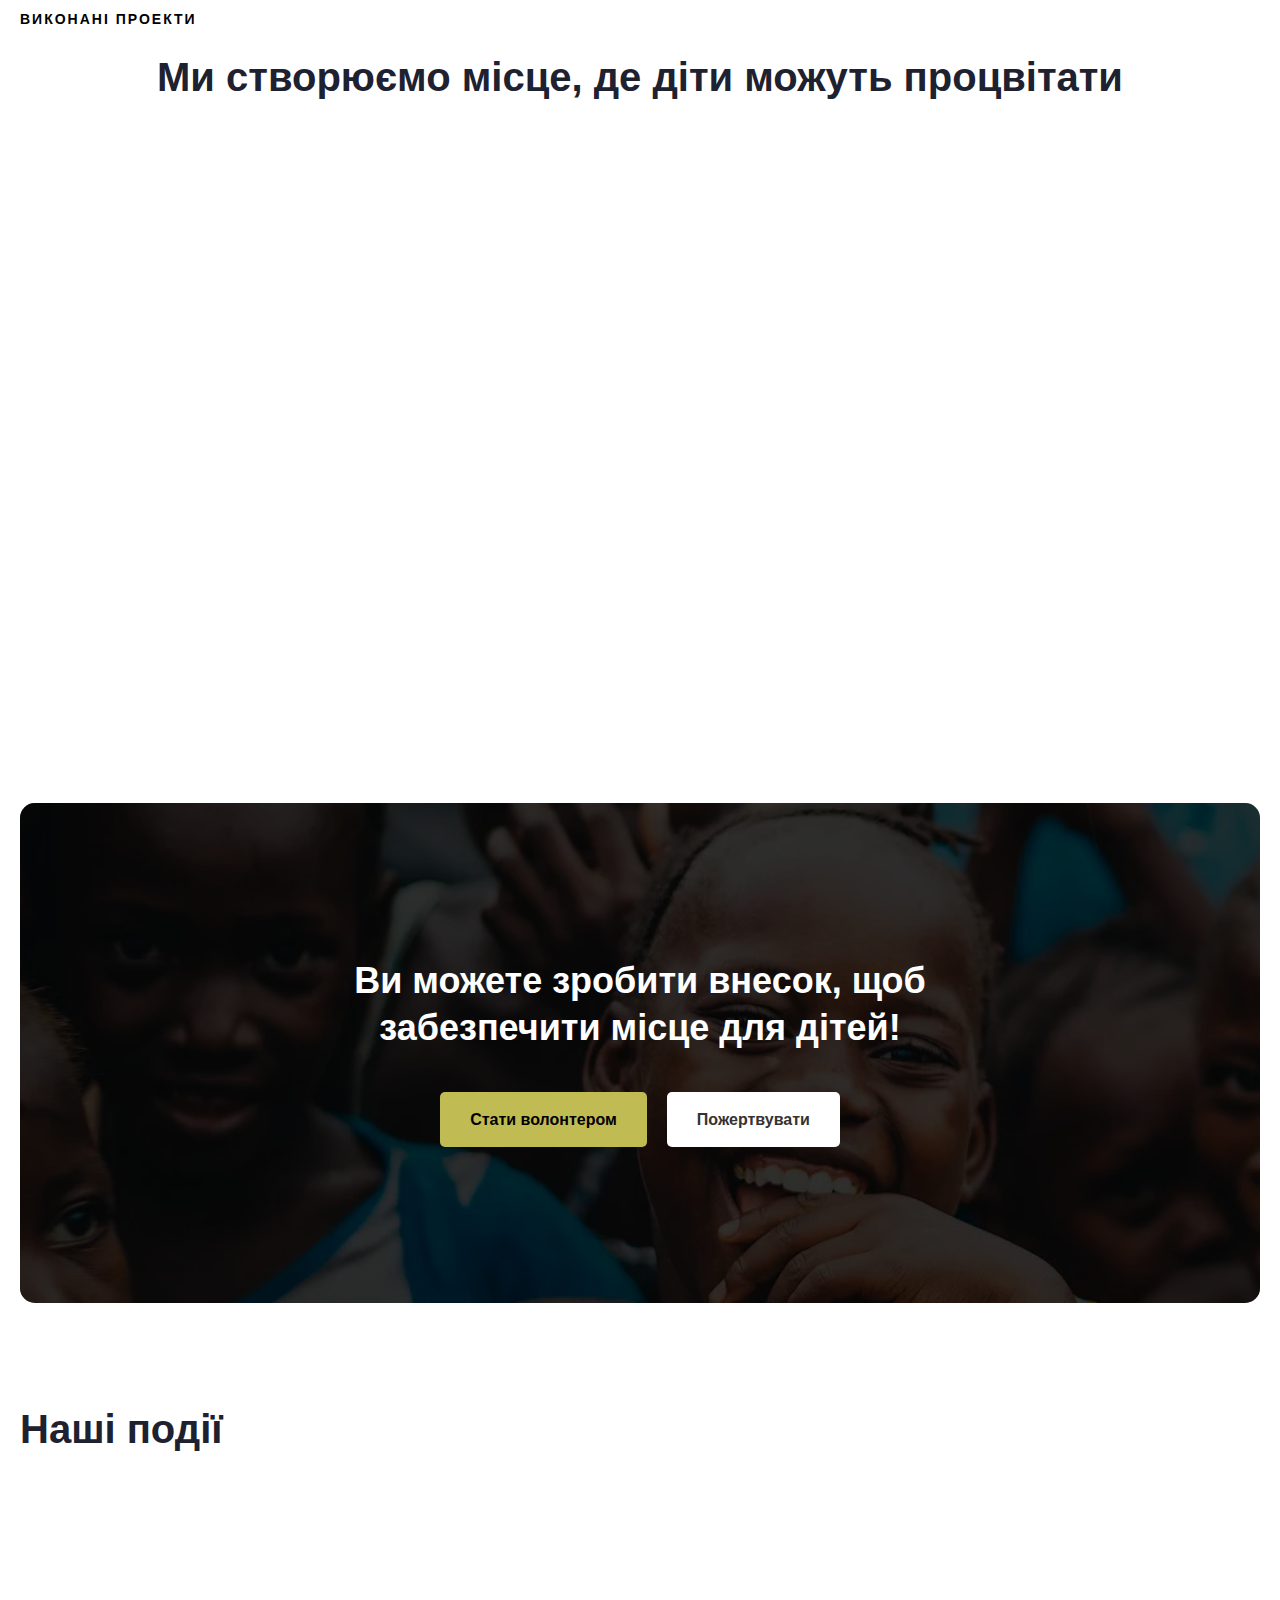
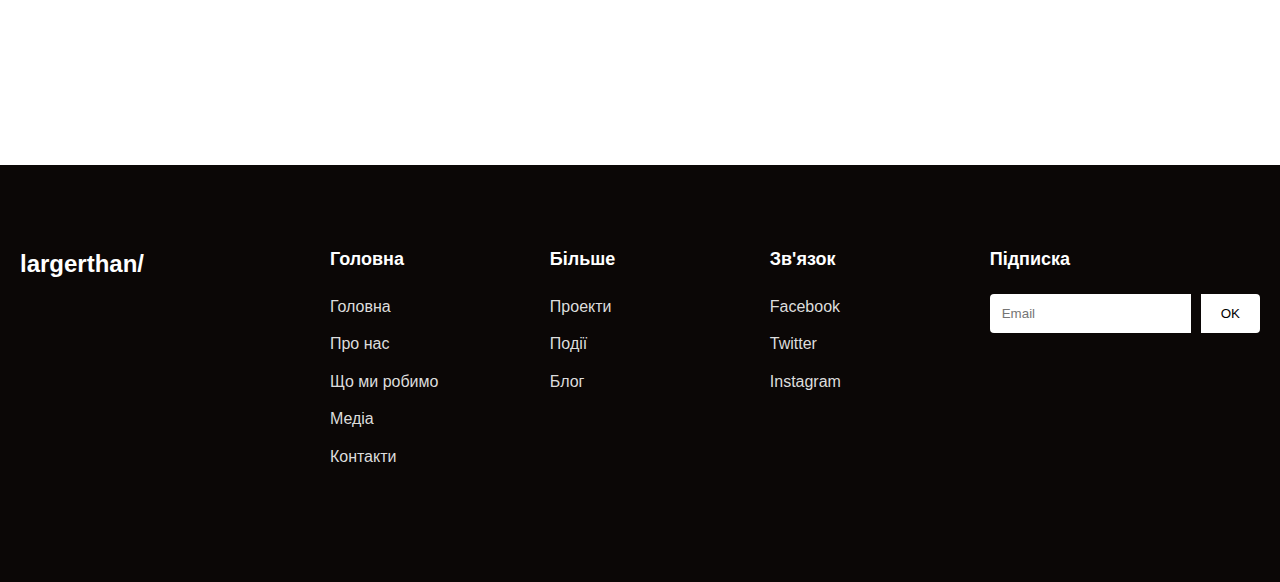
<file: what-we-do.html>
<!DOCTYPE html>
<html lang="uk">
<head>
    <meta charset="UTF-8">
    <meta name="viewport" content="width=device-width, initial-scale=1.0">
    <title>Що ми робимо - Largerthan</title>
    <link rel="stylesheet" href="https://cdnjs.cloudflare.com/ajax/libs/font-awesome/6.4.0/css/all.min.css">
    <link rel="stylesheet" href="styles.css">
</head>
<body>

    <header class="header">
        <div class="container">
            <div class="header-content">
                <div class="logo"><span class="logo-text">largerthan/</span></div>
                <nav class="nav">
                    <ul class="nav-list">
                        <li><a href="index.html">Головна</a></li>
                        <li><a href="about.html">Про нас</a></li>
                        <li><a href="what-we-do.html" class="active">Що ми робимо</a></li>
                        <li><a href="media.html">Медіа</a></li>
                        <li><a href="contact.html">Контакти</a></li>
                    </ul>
                </nav>
                <a href="#" class="btn-donate">Пожертвувати</a>
            </div>
        </div>
    </header>

    <main>
        <section class="page-content sub-hero-section">
            <div class="container">
                <div class="sub-hero-wrapper">
                    <div class="sub-hero-text">
                        <span class="section-subtitle">Що ми робимо</span>
                        <h1 class="section-title" style="font-size: 56px;">Ми працюємо по всій країні</h1>
                        <p>Lorem ipsum dolor sit amet, consectetur adipiscing elit. Suspendisse varius enim in eros elementum tristique. Duis cursus, mi quis viverra ornare, eros dolor interdum nulla, ut commodo diam libero vitae erat.</p>
                    </div>
                    <div class="sub-hero-image">
                        <img src="IMG/v2.jpg" alt="What we do hero">
                    </div>
                </div>
            </div>
        </section>

        <section class="features-section section-padding bg-light">
            <div class="container">
                <h2 class="section-title" style="max-width: 600px; margin-bottom: 50px;">Що ми робимо для наших дітей з особливими потребами</h2>
                
                <div class="features-grid">
                    <div class="feature-item">
                        <div class="feature-icon"><i class="fas fa-users"></i></div>
                        <div>
                            <h4>Підтримка родини</h4>
                            <p>Lorem ipsum dolor sit amet, consectetur adipiscing elit. Suspendisse varius enim.</p>
                        </div>
                    </div>
                    <div class="feature-item">
                        <div class="feature-icon"><i class="fas fa-heartbeat"></i></div>
                        <div>
                            <h4>Переваги для здоров'я</h4>
                            <p>Lorem ipsum dolor sit amet, consectetur adipiscing elit. Suspendisse varius enim.</p>
                        </div>
                    </div>
                    <div class="feature-item">
                        <div class="feature-icon"><i class="fas fa-graduation-cap"></i></div>
                        <div>
                            <h4>Освіта</h4>
                            <p>Lorem ipsum dolor sit amet, consectetur adipiscing elit. Suspendisse varius enim.</p>
                        </div>
                    </div>
                    <div class="feature-item">
                        <div class="feature-icon"><i class="fas fa-tint"></i></div>
                        <div>
                            <h4>Базові зручності</h4>
                            <p>Lorem ipsum dolor sit amet, consectetur adipiscing elit. Suspendisse varius enim.</p>
                        </div>
                    </div>
                    <div class="feature-item">
                        <div class="feature-icon"><i class="fas fa-hands-helping"></i></div>
                        <div>
                            <h4>Терапія</h4>
                            <p>Lorem ipsum dolor sit amet, consectetur adipiscing elit. Suspendisse varius enim.</p>
                        </div>
                    </div>
                    <div class="feature-item">
                        <div class="feature-icon"><i class="fas fa-bullhorn"></i></div>
                        <div>
                            <h4>Публічна діяльність</h4>
                            <p>Lorem ipsum dolor sit amet, consectetur adipiscing elit. Suspendisse varius enim.</p>
                        </div>
                    </div>
                </div>
            </div>
        </section>

        <section class="projects-section section-padding">
            <div class="container">
                <span class="section-subtitle">Виконані проекти</span>
                <h2 class="section-title">Ми створюємо місце, де діти можуть процвітати</h2>

                <div class="media-gallery-grid">
                    <div class="project-card">
                        <div class="project-image"><img src="IMG/b1.jpg" alt="Mission smile"></div>
                        <div class="project-overlay">
                            <h3>Mission smile 1k</h3>
                            <p>Благодійність на природі</p>
                            <a href="#" class="btn-white">Дізнатись більше</a>
                        </div>
                    </div>
                    <div class="project-card">
                        <div class="project-image"><img src="IMG/b2.jpg" alt="Weekly excursions"></div>
                        <div class="project-overlay">
                            <h3>Weekly excursions</h3>
                            <p>Щотижневі екскурсії</p>
                            <a href="#" class="btn-white">Дізнатись більше</a>
                        </div>
                    </div>
                    <div class="project-card">
                        <div class="project-image"><img src="IMG/b3.jpg" alt="Monthly awareness"></div>
                        <div class="project-overlay">
                            <h3>Monthly awareness</h3>
                            <p>Публічна обізнаність</p>
                            <a href="#" class="btn-white">Дізнатись більше</a>
                        </div>
                    </div>
                </div>
            </div>
        </section>

        <section class="cta-events section-padding">
            <div class="container">
                <div class="cta-with-image" style="margin-bottom: 0;">
                    <img src="IMG/unsplash_cVEOh_JJmEE.webp" alt="CTA BG" class="cta-bg-image">
                    <div class="cta-text-overlay">
                        <h2>Ви можете зробити внесок, щоб забезпечити місце для дітей!</h2>
                        <div class="cta-buttons">
                            <a href="#" class="btn-volunteer">Стати волонтером</a>
                            <a href="#" class="btn-donate-cta">Пожертвувати</a>
                        </div>
                    </div>
                </div>
            </div>
        </section>

        <section class="events-section section-padding">
            <div class="container">
                <div class="header-content" style="align-items: flex-end; margin-bottom: 40px;">
                    <h2 class="section-title" style="margin-bottom: 0;">Наші події</h2>
                </div>
                
                <div class="events-cards">
                    <div class="event-card">
                        <div class="event-date">
                            <span class="day">13</span>
                            <span class="month">КВІ</span>
                        </div>
                        <div class="event-info">
                            <span class="event-tag">НАСТУПНІ ПОДІЇ</span>
                            <h3>День з нашими чудовими дітьми</h3>
                        </div>
                        <div style="margin-left: auto; background: white; width: 40px; height: 40px; border-radius: 50%; display: flex; align-items: center; justify-content: center;">
                            <i class="fas fa-arrow-right"></i>
                        </div>
                    </div>
                    <div class="event-card">
                        <div class="event-date">
                            <span class="day">25</span>
                            <span class="month">КВІ</span>
                        </div>
                        <div class="event-info">
                            <span class="event-tag">НАСТУПНІ ПОДІЇ</span>
                            <h3>Семінар: Турбота про дітей з аутизмом</h3>
                        </div>
                        <div style="margin-left: auto; background: white; width: 40px; height: 40px; border-radius: 50%; display: flex; align-items: center; justify-content: center;">
                            <i class="fas fa-arrow-right"></i>
                        </div>
                    </div>
                </div>
            </div>
        </section>
    </main>

    <footer class="footer">
        <div class="container">
            <div class="footer-content">
                <div class="footer-brand"><h3>largerthan/</h3></div>
                <div class="footer-column">
                    <h4>Головна</h4>
                    <ul>
                        <li><a href="index.html">Головна</a></li>
                        <li><a href="about.html">Про нас</a></li>
                        <li><a href="what-we-do.html">Що ми робимо</a></li>
                        <li><a href="media.html">Медіа</a></li>
                        <li><a href="contact.html">Контакти</a></li>
                    </ul>
                </div>
                <div class="footer-column">
                    <h4>Більше</h4>
                    <ul>
                        <li><a href="media.html">Проекти</a></li>
                        <li><a href="#">Події</a></li>
                        <li><a href="#">Блог</a></li>
                    </ul>
                </div>
                <div class="footer-column">
                    <h4>Зв'язок</h4>
                    <ul>
                        <li><a href="#">Facebook</a></li>
                        <li><a href="#">Twitter</a></li>
                        <li><a href="#">Instagram</a></li>
                    </ul>
                </div>
                <div class="footer-column">
                    <h4>Підписка</h4>
                    <form class="subscribe-form">
                        <input type="email" placeholder="Email">
                        <button>OK</button>
                    </form>
                </div>
            </div>
        </div>
    </footer>

    <div id="donateModal" class="modal-overlay">
        <div class="modal-window">
            <div class="modal-close-btn">&times;</div>
            <h2 class="modal-title">Join as a volunteer</h2>
            <p class="modal-description">Lorem ipsum dolor sit amet, consectetur adipiscing elit.</p>
            <form class="modal-form">
                <div class="form-row">
                    <div class="input-group"><label>First Name</label><input type="text" class="line-input"></div>
                    <div class="input-group"><label>Last Name</label><input type="text" class="line-input"></div>
                </div>
                <div class="input-group"><label>Email Id</label><input type="email" class="line-input"></div>
                <div class="input-group"><label>Message</label><textarea class="box-input" placeholder="Type your Message"></textarea></div>
                <button type="submit" class="modal-submit-btn">Send message</button>
            </form>
        </div>
    </div>

    <div id="scrollToTop" class="scroll-to-top"><i class="fas fa-arrow-up"></i></div>
    <script src="script.js"></script>
</body>
</html>
</file>
<file: styles.css>
* {
   margin: 0;
   padding: 0;
   box-sizing: border-box;
   font-family: 'Segoe UI', Tahoma, Geneva, Verdana, sans-serif;
}
            
body {
    background-color: #f9f9f9;
    color: #333;
    line-height: 1.6;
    }
         
    .container {
    max-width: 1200px;
    margin: 0 auto;
    padding: 0 20px;
            }
* {
    margin: 0;
    padding: 0;
    box-sizing: border-box;
}

body {
    font-family: 'Arial', sans-serif;
    color: #333;
    line-height: 1.6;
    background-color: #f9f9f9;
}

.container {
    max-width: 1200px;
    margin: 0 auto;
    padding: 0 20px;
}

/* =========================================
   2. HEADER (ШАПКА - БІЛА, ЯК НА СКРІНІ)
   ========================================= */
.header {
    background-color: #FFFFFF; /* Білий фон */
    padding: 15px 0;
    position: fixed;
    width: 100%;
    top: 0;
    left: 0;
    z-index: 1000;
    box-shadow: 0 2px 10px rgba(0, 0, 0, 0.05);
}

.header-content {
    display: flex;
    justify-content: space-between;
    align-items: center;
}

.logo-text {
    font-size: 24px;
    font-weight: 700;
    color: var(--primary-color);
}

.nav-list {
    display: flex;
    gap: 30px;
}

.nav-list a {
    color: var(--text-gray);
    font-weight: 500;
    font-size: 16px;
}

.nav-list a:hover, .nav-list a.active {
    color: var(--primary-color);
    font-weight: 700;
}

.btn-donate {
    background-color: var(--primary-color);
    color: var(--white) !important;
    padding: 12px 28px;
    border-radius: 4px;
    font-weight: 500;
}

.btn-donate:hover {
    background-color: #333;
}
.hero {
    /* Картинка на весь екран */
    background-image:  url('IMG/BG Image.webp');
    
    /* Налаштування фону */
    background-size: cover;
    background-position: center;
    background-repeat: no-repeat;
    background-color: background-image#0037ff; /* Колір, якщо картинка не знайдеться */
    
    /* Розміри та вирівнювання */
    height: 100vh; /* Висота на весь екран */
    width: 100%;
    display: flex;
    align-items: center; /* Центруємо контент по вертикалі */
    padding-top: 80px; /* Відступ, щоб текст не ховався під хедер */
    color: #FFFFFF;
    position: relative;
}

.hero-content {
    max-width: 650px; /* Обмежуємо ширину тексту */
    z-index: 2;
}

.hero-title {
    font-size: 56px;
    font-weight: 700;
    line-height: 1.2;
    margin-bottom: 40px;
    color: #FFFFFF;
}

.hero-title span {
    display: block; /* Переносимо слова на новий рядок, якщо вони в span */
}

.hero-buttons {
    display: flex;
    align-items: center;
    gap: 30px;
    margin-bottom: 60px;
}

.btn-primary {
    background-color: #F2C94C; /* Жовта кнопка */
    color: #1D2130 !important;
    padding: 16px 32px;
    border-radius: 4px;
    text-decoration: none;
    font-weight: 600;
    border: none;
    display: inline-block;
}

.btn-primary:hover {
    background-color: #e0b936;
}

/* Кнопка Play Video */
.btn-video {
    display: flex;
    align-items: center;
    gap: 12px;
    color: white;
    text-decoration: none;
    font-weight: 500;
    cursor: pointer;
}

.play-icon {
    width: 40px;
    height: 40px;
    background-color: white;
    color: #1D2130;
    border-radius: 50%;
    display: flex;
    justify-content: center;
    align-items: center;
    font-size: 14px;
}

/* Статистика внизу героя */
.hero-stats {
    display: flex;
    gap: 60px;
    padding-top: 20px;
    /* Легка лінія зверху, як на макеті */
    /* border-top: 1px solid rgba(255, 255, 255, 0.2); */
}

.stat {
    display: flex;
    flex-direction: column;
}

.stat-number {
    font-size: 32px;
    font-weight: 700;
    margin-bottom: 5px;
}

.stat-text {
    font-size: 14px;
    opacity: 0.8;
    display: flex;
    align-items: center;
    gap: 10px;
}

/* Лінія біля тексту статистики */
.stat-line {
    width: 30px;
    height: 2px;
    background-color: white;
    display: inline-block;
}

/* Адаптив для мобільних (тільки для Hero) */
@media (max-width: 768px) {
    .header-content {
        flex-direction: column;
        gap: 15px;
    }
    
    .nav-list {
        gap: 15px;
        margin-left: 0;
    }

    .hero {
        text-align: center;
        justify-content: center;
        height: auto;
        min-height: 100vh;
        padding-bottom: 50px;
    }

    .hero-content {
        margin: 0 auto;
        padding: 0 20px;
    }

    .hero-title {
        font-size: 36px;
    }

    .hero-buttons {
        justify-content: center;
        flex-direction: column;
    }

    .hero-stats {
        justify-content: center;
        flex-direction: column;
        gap: 20px;
    }
    
    .stat-text {
        justify-content: center;
    }
}
@media (max-width: 768px) {
    .burger-menu {
        display: block;
        z-index: 1001;
    }
    
    .nav {
        position: fixed;
        top: 0;
        right: -100%;
        width: 80%;
        height: 100vh;
        background: white;
        flex-direction: column;
        justify-content: center;
        align-items: center;
        transition: right 0.3s ease;
        z-index: 1000;
        box-shadow: -5px 0 15px rgba(0, 0, 0, 0.1);
    }
    
    .nav-active {
        right: 0;
    }
    
    .nav-list {
        flex-direction: column;
        margin: 0;
        text-align: center;
    }
    
    .nav-list li {
        margin: 15px 0;
    }
    
    .header-content {
        justify-content: space-between;
    }
    
    .logo {
        order: -1;
    }
    
    .btn-donate {
        order: 1;
    }
}

@keyframes fadeInUp {
    from {
        opacity: 0;
        transform: translateY(50px);
    }
    to {
        opacity: 1;
        transform: translateY(0);
    }
}
.service-item,
.project-card,
.event-card {
    animation: fadeInUp 0.6s ease forwards;
}

.nav-list li a.active {
    color: #4e54c8;
    font-weight: 600;
}

.service-item:hover,
.project-card:hover,
.event-card:hover {
    transform: translateY(-10px) scale(1.02);
    box-shadow: 0 15px 30px rgba(0, 0, 0, 0.15);
}

.hero-content {
    animation: fadeInUp 1s ease 0.5s forwards;
    opacity: 0;
}

.loader {
    position: fixed;
    top: 0;
    left: 0;
    width: 100%;
    height: 100%;
    background: white;
    display: flex;
    justify-content: center;
    align-items: center;
    z-index: 9999;
    transition: opacity 0.5s ease;
}

.loader.hidden {
    opacity: 0;
    pointer-events: none;
}
.loader-spinner {
    width: 50px;
    height: 50px;
    border: 5px solid #f3f3f3;
    border-top: 5px solid #4e54c8;
    border-radius: 50%;
    animation: spin 1s linear infinite;
}

@keyframes spin {
    0% { transform: rotate(0deg); }
    100% { transform: rotate(360deg); }
}
/* --- HERO SECTION --- */
.hero {
    padding: 180px 0 100px;
    background-color: #1D2130; /* Запасний колір */
    color: #FFFFFF;
    min-height: 100vh; /* Робимо секцію на весь екран по висоті */
    display: flex;
    align-items: center;
    
    /* ВАЖЛИВО: Перевірте назву файлу тут 👇 */
    background-image:  url('IMG/BG Image.webp');
    
    background-size: cover;     /* Картинка розтягується на весь блок */
    background-position: center; /* Картинка центрується */
    background-repeat: no-repeat;
}

.hero-content {
    position: relative;
    z-index: 1;
    color: white;
    max-width: 600px;
    margin-left: -550px;
}

.hero-title {
    font-size: 60px;
    font-weight: 700;
    line-height: 1.2;
    margin-bottom: 30px;
}

.hero-title span {
    display: block;
}

.hero-buttons {
    display: flex;
    gap: 20px;
    margin-bottom: 50px;
}

.btn-primary {
    background-color: rgb(179, 193, 28);
    color: #333333;
    padding: 15px 30px;
    border-radius: 3px;
    text-decoration: none;
    font-weight: 600;
    transition: all 0.3s ease;
}

.btn-primary:hover {
    background-color: #92a30f;
    transform: translateY(-2px);
}

.btn-video {
    display: flex;
    align-items: center;
    color: white;
    text-decoration: none;
    font-weight: 600;
    transition: color 0.3s ease;
}

.btn-video:hover {
    color: #cccccc;
}

.play-icon {
    display: flex;
    align-items: center;
    justify-content: center;
    width: 40px;
    height: 40px;
    background-color: white;
    border-radius: 50%;
    margin-right: 10px;
    color: #4e54c8;
}

.hero-stats {
    display: flex;
    gap: 40px;
}

.stat {
    display: flex;
    flex-direction: column;
}

.stat-number {
    font-size: 40px;
    font-weight: 700;
    margin-bottom: 5px;
}

.stat-text {
    font-size: 16px;
    opacity: 0.9;
    display: flex;
    align-items: center;
    gap: 10px;
}

.stat-line {
    width: 30px;
    height: 2px;
    background-color: white;
}

.services {
    padding: 80px 0;
    background: white;
}

.section-title {
    text-align: center;
    margin-bottom: 50px;
    color: #4e54c8;
    font-size: 2.5rem;
}

.services-grid {
    display: grid;
    grid-template-columns: repeat(auto-fit, minmax(300px, 1fr));
    gap: 30px;
}

.service-card {
    background: #f4f4f4;
    border-radius: 10px;
    overflow: hidden;
    transition: transform 0.3s ease;
    box-shadow: 0 5px 15px rgba(0, 0, 0, 0.05);
}

.service-card:hover {
    transform: translateY(-10px);
}

.service-img {
    height: 200px;
    background-color: #8a64d0;
    display: flex;
    align-items: center;
    justify-content: center;
    color: white;
    font-size: 3rem;
}

.service-content {
    padding: 20px;
}

.service-content h3 {
    margin-bottom: 15px;
    color: #4e54c8;
}

@media (max-width: 768px) {
    .header-content {
        flex-direction: column;
    }
    
    .nav-list {
        margin: 20px 0;
        flex-wrap: wrap;
        justify-content: center;
    }
    
    .nav-list li {
        margin: 10px;
    }
    
    .hero-title {
        font-size: 40px;
    }
    
    .hero-content {
        margin-left: 20px;
    }
    
    .hero-buttons {
        flex-direction: column;
        align-items: flex-start;
    }
    
    .hero-stats {
        flex-direction: column;
        gap: 20px;
    }
    
    .stat-text {
        flex-direction: column;
        align-items: flex-start;
        gap: 5px;
    }
}
        
.about-us {
    padding: 100px 0;
    background: white;
}

.about-content {
    display: flex;
    align-items: center;
    gap: 60px;
    margin-bottom: 80px;
}

.about-text {
    flex: 1;
}

.about-image {
    flex: 1;
    background: #f4f4f4;
    height: 400px;
    display: flex;
    align-items: center;
    justify-content: center;
}

.about-image img {
    width: 100%;
    height: 100%;
    object-fit: cover;
}

.section-subtitle {
    font-size: 16px;
    color: #000000;
    text-transform: uppercase;
    letter-spacing: 2px;
    margin-bottom: 15px;
}

.section-title {
    font-size: 36px;
    color: #333;
    margin-bottom: 25px;
    line-height: 1.3;
}

.about-text p {
    margin-bottom: 20px;
    color: #666;
    line-height: 1.6;
}

.supporters {
    text-align: center;
}

.supporters-title {
    font-size: 16px;
    color: #888;
    text-transform: uppercase;
    letter-spacing: 2px;
    margin-bottom: 40px;
}

.supporter-logos {
    display: flex;
    justify-content: center;
    gap: 40px;
    flex-wrap: wrap;
}

.logo-item {
    padding: 15px 30px;
    background: #f8f8f8;
    border-radius: 5px;
    color: #999;
    font-weight: 500;
}

@media (max-width: 768px) {
    .about-content {
        flex-direction: column;
    }
    
    .about-image {
        order: -1;
        height: 300px;
    }
    
    .section-title {
        font-size: 28px;
    }
    
    .supporter-logos {
        gap: 20px;
    }
    
    .logo-item {
        padding: 10px 20px;
    }
}

.what-we-do {
    padding: 100px 0;
    background-color: #e1c3a5;
}

.services-content {
    display: flex;
    gap: 60px;
    align-items: flex-start;
}

.services-text {
    flex: 1;
}

.services-text .section-subtitle {
    font-size: 16px;
    color: #000000;
    text-transform: uppercase;
    letter-spacing: 2px;
    margin-bottom: 15px;
}

.services-text .section-title {
    font-size: 36px;
    color: #333;
    margin-bottom: 20px;
    line-height: 1.3;
}

.services-text > p {
    color: #666;
    line-height: 1.6;
    margin-bottom: 40px;
}

.service-item {
    display: flex;
    align-items: center;
    gap: 20px;
    margin-bottom: 30px;
}

.service-image {
    width: 40px;
    height: 40px;
    border-radius: 10px;
    display: flex;
    align-items: center;
    justify-content: center;
    flex-shrink: 0;
    overflow: hidden;
}

.service-image img {
    width: 100%;
    height: 100%;
    object-fit: cover;
}

.service-info h4 {
    font-size: 20px;
    margin-bottom: 10px;
    color: #333;
}

.service-info p {
    color: #666;
    line-height: 1.6;
}

.services-main-image {
    flex: 1;
    background: #e0e0e0;
    height: 740px;
    display: flex;
    align-items: center;
    justify-content: center;
    border-radius: 10px;
    overflow: hidden;
}

.services-main-image img {
    width: 100%;
    height: 100%;
    object-fit: cover;
}

@media (max-width: 768px) {
    .services-content {
        flex-direction: column;
    }
    
    .services-main-image {
        order: -1;
        width: 100%;
        height: 300px;
        margin-bottom: 40px;
    }
    
    .service-item {
        flex-direction: column;
        text-align: center;
        align-items: center;
    }
    
    .service-info {
        text-align: center;
    }
}

.projects {
    padding: 100px 0;
    background: white;
}

.projects-header {
    max-width: 800px;
    margin-bottom: 60px;
}

.projects .section-subtitle {
    font-size: 16px;
    color: #000000;
    text-transform: uppercase;
    letter-spacing: 2px;
    margin-bottom: 15px;
}

.projects .section-title {
    font-size: 36px;
    color: #333;
    line-height: 1.3;
    margin-bottom: 20px;
}

.projects-grid {
    display: grid;
    grid-template-columns: repeat(auto-fit, minmax(350px, 1fr));
    gap: 30px;
}

.project-card {
    border-radius: 10px;
    overflow: hidden;
    box-shadow: 0 5px 20px rgba(0, 0, 0, 0.1);
    transition: transform 0.3s ease, box-shadow 0.3s ease;
}

.project-card:hover {
    transform: translateY(-10px);
    box-shadow: 0 15px 30px rgba(0, 0, 0, 0.15);
}

.project-image {
    position: relative;
    height: 400px;
    background: #e0e0e0;
    overflow: hidden;
}

.project-image img {
    width: 100%;
    height: 100%;
    object-fit: cover;
    transition: transform 0.3s ease;
}

.project-card:hover .project-image img {
    transform: scale(1.05);
}

.project-overlay {
    position: absolute;
    bottom: 0;
    left: 0;
    right: 0;
    background: linear-gradient(transparent, rgba(0, 0, 0, 0.8));
    color: white;
    padding: 30px;
    transition: all 0.3s ease;
}

.project-card:hover .project-overlay {
    background: linear-gradient(transparent, rgba(78, 84, 200, 0.9));
}

.project-overlay h4 {
    font-size: 22px;
    margin-bottom: 15px;
    line-height: 1.3;
}

.project-overlay p {
    line-height: 1.6;
    margin-bottom: 20px;
    opacity: 0.9;
}

.btn-learn-more {
    display: inline-block;
    color: white;
    text-decoration: none;
    font-weight: 600;
    padding: 10px 0;
    border-bottom: 2px solid white;
    transition: all 0.3s ease;
}

.btn-learn-more:hover {
    color: #ffd700;
    border-bottom-color: #ffd700;
}

@media (max-width: 768px) {
    .projects-grid {
        grid-template-columns: 1fr;
    }
    
    .project-image {
        height: 300px;
    }
    
    .project-overlay {
        padding: 20px;
    }
    
    .project-overlay h4 {
        font-size: 18px;
    }
}

.donations {
    padding: 100px 0;
    background: #000;
    color: white;
}

.donations-content {
    display: flex;
    align-items: center;
    gap: 60px;
}

.donations-text {
    flex: 1;
}

.donations-text h2 {
    font-size: 36px;
    margin-bottom: 20px;
    line-height: 1.3;
}

.donations-text p {
    color: #ccc;
    line-height: 1.6;
    margin-bottom: 40px;
}

.donation-stats {
    display: grid;
    grid-template-columns: 1fr 1fr;
    gap: 20px;
}

.stat-item {
    color: #ccc;
    line-height: 1.6;
    padding-left: 20px;
    position: relative;
}

.stat-item:before {
    content: "•";
    position: absolute;
    left: 0;
    color: #4e54c8;
    font-weight: bold;
}

.stat-item strong {
    color: white;
    font-weight: 600;
}

.donations-image {
    flex: 1;
    height: 400px;
    display: flex;
    align-items: center;
    justify-content: center;
    border-radius: 10px;
    overflow: hidden;
}

.donations-image img {
    object-fit: cover;
}

@media (max-width: 768px) {
    .donations-content {
        flex-direction: column;
    }
    
    .donations-image {
        order: -1;
        width: 100%;
        height: 300px;
        margin-bottom: 40px;
    }
    
    .donation-stats {
        grid-template-columns: 1fr;
    }
}

.cta-events {
    padding: 100px 0;
    background: white;
}

.cta-events-content {
    display: grid;
    grid-template-columns: 1fr 1fr;
    gap: 60px;
    align-items: start;
}

.events-side {
    padding-right: 40px;
}

.events-title {
    font-size: 36px;
    color: #333;
    margin-bottom: 40px;
    text-align: left;
}

.events-cards {
    display: flex;
    flex-direction: column;
    gap: 20px;
}

.event-card {
    display: flex;
    align-items: center;
    gap: 20px;
    padding: 25px;
    background: #FFD700;
    border-radius: 10px;
    transition: transform 0.3s ease, box-shadow 0.3s ease;
}

.event-card:hover {
    transform: translateY(-5px);
    box-shadow: 0 10px 25px rgba(0, 0, 0, 0.15);
}

.event-date {
    display: flex;
    flex-direction: column;
    align-items: center;
    justify-content: center;
    width: 70px;
    height: 70px;
    background: #333;
    color: white;
    border-radius: 10px;
    flex-shrink: 0;
}

.event-date .day {
    font-size: 22px;
    font-weight: 700;
}

.event-date .month {
    font-size: 12px;
    text-transform: uppercase;
    font-weight: 600;
}

.event-info {
    flex: 1;
}

.event-tag {
    display: block;
    color: #333;
    font-size: 12px;
    font-weight: 600;
    text-transform: uppercase;
    margin-bottom: 8px;
    letter-spacing: 1px;
}

.event-info h3 {
    font-size: 18px;
    color: #333;
    line-height: 1.4;
    margin: 0;
}

.cta-events {
    padding: 100px 0;
    background: white;
}

.events-main-title {
    font-size: 36px;
    color: #333;
    margin-bottom: 40px;
    text-align: left;
    padding-left: 20px;
}

.cta-events-content {
    display: grid;
    grid-template-columns: 1fr 1fr;
    gap: 60px;
    align-items: start;
}

.events-side {
    padding-right: 40px;
}

.events-cards {
    display: flex;
    flex-direction: column;
    gap: 20px;
}

.event-card {
    display: flex;
    align-items: center;
    gap: 20px;
    padding: 25px;
    background: #FFD700;
    border-radius: 10px;
    transition: transform 0.3s ease, box-shadow 0.3s ease;
}

.event-card:hover {
    transform: translateY(-5px);
    box-shadow: 0 10px 25px rgba(0, 0, 0, 0.15);
}

.event-date {
    display: flex;
    flex-direction: column;
    align-items: center;
    justify-content: center;
    width: 70px;
    height: 70px;
    background: #333;
    color: white;
    border-radius: 10px;
    flex-shrink: 0;
}

.event-date .day {
    font-size: 22px;
    font-weight: 700;
}

.event-date .month {
    font-size: 12px;
    text-transform: uppercase;
    font-weight: 600;
}

.event-info {
    flex: 1;
}

.event-tag {
    display: block;
    color: #333;
    font-size: 12px;
    font-weight: 600;
    text-transform: uppercase;
    margin-bottom: 8px;
    letter-spacing: 1px;
}

.event-info h3 {
    font-size: 18px;
    color: #333;
    line-height: 1.4;
    margin: 0;
}

.cta-events {
    padding: 100px 0;
    background: white;
}

.cta-with-image {
    position: relative;
    width: 100%;
    height: 500px;
    border-radius: 15px;
    overflow: hidden;
    margin-bottom: 60px;
}

.cta-bg-image {
    width: 100%;
    height: 100%;
    object-fit: cover;
}

.cta-text-overlay {
    position: absolute;
    top: 0;
    left: 0;
    right: 0;
    bottom: 0;
    background: rgba(0, 0, 0, 0.6);
    display: flex;
    flex-direction: column;
    justify-content: center;
    align-items: center;
    padding: 40px;
    text-align: center;
}

.cta-text-overlay h2 {
    font-size: 36px;
    color: white;
    margin-bottom: 40px;
    line-height: 1.3;
    max-width: 800px;
}

.cta-buttons {
    display: flex;
    gap: 20px;
}

.btn-volunteer {
    background:  #c1bb53;
    color: rgb(0, 0, 0);
    padding: 15px 30px;
    border-radius: 5px;
    text-decoration: none;
    font-weight: 600;
    transition: background 0.3s ease;
}

.btn-volunteer:hover {
    background: #9f9b5c;
}

.btn-donate-cta {
    background: #ffffff;
    color: #333;
    padding: 15px 30px;
    border-radius: 5px;
    text-decoration: none;
    font-weight: 600;
    transition: background 0.3s ease;
}

.btn-donate-cta:hover {
    background: #E6C200;
}

.events-section {
    width: 100%;
}

.events-title {
    font-size: 36px;
    color: #333;
    margin-bottom: 40px;
    text-align: left;
}

.events-cards {
    display: grid;
    grid-template-columns: repeat(auto-fit, minmax(400px, 1fr));
    gap: 20px;
}

.event-card {
    display: flex;
    align-items: center;
    gap: 20px;
    padding: 25px;
    background: #b5a02c;
    border-radius: 10px;
    transition: transform 0.3s ease, box-shadow 0.3s ease;
}

.event-card:hover {
    transform: translateY(-5px);
    box-shadow: 0 10px 25px rgba(0, 0, 0, 0.15);
}

.event-date {
    display: flex;
    flex-direction: column;
    align-items: center;
    justify-content: center;
    width: 70px;
    height: 70px;
    background: #333;
    color: white;
    border-radius: 10px;
    flex-shrink: 0;
}

.event-date .day {
    font-size: 22px;
    font-weight: 700;
}

.event-date .month {
    font-size: 12px;
    text-transform: uppercase;
    font-weight: 600;
}

.event-info {
    flex: 1;
}

.event-tag {
    display: block;
    color: #333;
    font-size: 12px;
    font-weight: 600;
    text-transform: uppercase;
    margin-bottom: 8px;
    letter-spacing: 1px;
}

.event-info h3 {
    font-size: 18px;
    color: #333;
    line-height: 1.4;
    margin: 0;
}

@media (max-width: 968px) {
    .cta-with-image {
        height: 400px;
    }
    
    .cta-text-overlay h2 {
        font-size: 28px;
    }
}

@media (max-width: 768px) {
    .cta-buttons {
        flex-direction: column;
        align-items: center;
    }
    
    .events-cards {
        grid-template-columns: 1fr;
    }
    
    .event-card {
        flex-direction: column;
        text-align: center;
    }
    
    .cta-text-overlay {
        padding: 20px;
    }
    
    .cta-text-overlay h2 {
        font-size: 24px;
    }
    
    .events-title {
        font-size: 28px;
        text-align: center;
    }
}

.footer {
    background: #000000;
    color: white;
    padding: 80px 0 40px;
}

.footer-content {
    display: grid;
    grid-template-columns: 2fr 3fr 2fr;
    gap: 60px;
    margin-bottom: 60px;
}

.footer-brand h3 {
    font-size: 28px;
    margin-bottom: 20px;
    color: white;
}

.footer-links {
    display: grid;
    grid-template-columns: repeat(3, 1fr);
    gap: 40px;
}

.footer-column h4 {
    font-size: 18px;
    margin-bottom: 20px;
    color: white;
}

.footer-column ul {
    list-style: none;
}

.footer-column ul li {
    margin-bottom: 10px;
}

.footer-column ul li a {
    color: #ccc;
    text-decoration: none;
    transition: color 0.3s ease;
}

.footer-column ul li a:hover {
    color: white;
}

.footer-subscribe h4 {
    font-size: 18px;
    margin-bottom: 20px;
    color: white;
}

.subscribe-form {
    display: flex;
    gap: 10px;
}

.subscribe-form input {
    flex: 1;
    padding: 12px 15px;
    border: none;
    border-radius: 5px;
    outline: none;
}

.subscribe-form button {
    background: #ffffff;
    color: rgb(0, 0, 0);
    border: none;
    padding: 12px 20px;
    border-radius: 5px;
    cursor: pointer;
    font-weight: 600;
    transition: background 0.3s ease;
}

.subscribe-form button:hover {
    background: #3f44b0;
}

@media (max-width: 768px) {
    .donation-stats {
        max-width: 100%;
    }
    
    .cta-buttons {
        flex-direction: column;
        align-items: center;
    }
    
    .events-grid {
        grid-template-columns: 1fr;
    }
    
    .event-card {
        flex-direction: column;
        text-align: center;
    }
    
    .footer-content {
        grid-template-columns: 1fr;
        gap: 40px;
    }
    
    .footer-links {
        grid-template-columns: 1fr;
        gap: 30px;
    }
    
    .subscribe-form {
        flex-direction: column;
    }
}
/* --- СТИЛІ ДЛЯ СТОРІНКИ "МЕДІА" --- */
.media-gallery-grid {
    /* Робимо 3 колонки на десктопі */
    grid-template-columns: repeat(3, 1fr);
}

@media (max-width: 768px) {
    .media-gallery-grid {
        /* 1 колонка на мобільних */
        grid-template-columns: 1fr;
    }
}


/* --- СТИЛІ ДЛЯ СТОРІНКИ "КОНТАКТИ" --- */
.contact-page-wrapper {
    display: flex;
    gap: 40px;
}

.contact-form-container {
    flex: 2; /* Форма займає 2/3 ширини */
}

.contact-info-container {
    flex: 1; /* Інфо займає 1/3 ширини */
    background-color: #f4f4f4;
    padding: 30px;
    border-radius: 10px;
}

.contact-form-container h3,
.contact-info-container h3 {
    font-size: 24px;
    color: #333;
    margin-bottom: 15px;
}

.contact-form-container p,
.contact-info-container p {
    margin-bottom: 30px;
    color: #666;
}

.form-group {
    margin-bottom: 20px;
}

.form-group label {
    display: block;
    margin-bottom: 8px;
    font-weight: 500;
}

.form-group input,
.form-group textarea {
    width: 100%;
    padding: 12px;
    border: 1px solid #ccc;
    border-radius: 5px;
    font-size: 16px;
}

.form-group textarea {
    resize: vertical;
}

.contact-details {
    list-style: none;
}

.contact-details li {
    display: flex;
    align-items: center;
    gap: 15px;
    margin-bottom: 20px;
    font-size: 16px;
}

.contact-details li i {
    font-size: 20px;
    color: #4e54c8;
    width: 25px;
    text-align: center;
}

/* Адаптивність для сторінки контактів */
@media (max-width: 900px) {
    .contact-page-wrapper {
        flex-direction: column-reverse; /* Інфо буде зверху на мобільних */
    }
}
/* --- Кнопка "Вгору" --- */
.scroll-to-top {
    position: fixed;
    bottom: 30px;
    right: 30px;
    width: 50px;
    height: 50px;
    background-color: #FF5C00; /* Твій фірмовий помаранчевий */
    color: white;
    border-radius: 50%;
    display: flex;
    justify-content: center;
    align-items: center;
    cursor: pointer;
    box-shadow: 0 4px 15px rgba(0, 0, 0, 0.2);
    z-index: 1000;
    
    /* Прихована за замовчуванням */
    opacity: 0;
    visibility: hidden;
    transform: translateY(20px);
    transition: all 0.3s ease;
}

/* Класс, який додається через JS, коли ми гортаємо вниз */
.scroll-to-top.active {
    opacity: 1;
    visibility: visible;
    transform: translateY(0);
}

.scroll-to-top:hover {
    background-color: #e05200; /* Трохи темніший при наведенні */
    transform: translateY(-5px); /* Легка анімація підйому */
}

.scroll-to-top i {
    font-size: 20px;
}

/* Адаптив для мобільних (трохи менша кнопка) */
@media (max-width: 768px) {
    .scroll-to-top {
        bottom: 20px;
        right: 20px;
        width: 40px;
        height: 40px;
    }
    
    .scroll-to-top i {
        font-size: 16px;
    }
}
/* Додай це в styles.css */

/* Відступ зверху для всіх сторінок, щоб не ховалось під хедер */
.page-content {
    padding-top: 120px; /* Збільшили відступ від хедера */
    padding-bottom: 80px; /* Відступ до футера */
    min-height: 60vh;
}

.media-gallery-grid {
    display: grid;
    /* Робимо 3 колонки однакової ширини */
    grid-template-columns: repeat(3, 1fr); 
    /* Відступи між картинками (вертикальні і горизонтальні) */
    gap: 30px; 
    margin-top: 40px;
}

.media-gallery-grid .project-image {
    height: 300px; /* Фіксована висота для всіх карток */
    width: 100%;
    border-radius: 10px;
    overflow: hidden;
}

.media-gallery-grid .project-image img {
    width: 100%;
    height: 100%;
    object-fit: cover; /* Картинка обрізається, але заповнює весь блок */
    transition: transform 0.3s ease;
}

/* Адаптивність для мобільних */
@media (max-width: 900px) {
    .media-gallery-grid {
        grid-template-columns: repeat(2, 1fr); /* 2 колонки на планшеті */
    }
}

@media (max-width: 600px) {
    .media-gallery-grid {
        grid-template-columns: 1fr; /* 1 колонка на телефоні */
    }
}
/* --- МОДАЛЬНЕ ВІКНО --- */
.modal {
    display: none; /* Сховано за замовчуванням */
    position: fixed; 
    z-index: 9999; 
    left: 0;
    top: 0;
    width: 100%; 
    height: 100%; 
    overflow: auto; 
    background-color: rgba(0,0,0,0.8); /* Чорний фон з прозорістю */
    align-items: center;
    justify-content: center;
}

.modal.show {
    display: flex; /* Показуємо через flex, щоб центрувати */
}

.modal-content {
    background-color: #000;
    padding: 10px;
    border-radius: 10px;
    width: 80%;
    max-width: 800px;
    position: relative;
    box-shadow: 0 4px 8px 0 rgba(0,0,0,0.2);
    animation: fadeIn 0.4s;
}

.close-modal {
    color: #fff;
    float: right;
    font-size: 28px;
    font-weight: bold;
    position: absolute;
    top: -30px;
    right: 0;
    cursor: pointer;
}

.close-modal:hover,
.close-modal:focus {
    color: #bbb;
    text-decoration: none;
    cursor: pointer;
}

@keyframes fadeIn {
    from {opacity: 0} 
    to {opacity: 1}
}
:root {
    --primary-color: #1D2130; /* Темний */
    --secondary-color: #F2C94C; /* Жовтий */
    --bg-light: #FBFBFB;
    --bg-section: #FCEDC6; /* Світло-жовтий фон */
    --text-gray: #525560;
    --white: #FFFFFF;
    --border-radius: 12px;
}

* {
    margin: 0;
    padding: 0;
    box-sizing: border-box;
    font-family: 'Roboto', sans-serif;
}

body {
    color: var(--primary-color);
    line-height: 1.6;
    background-color: var(--white);
}

a { text-decoration: none; color: inherit; transition: 0.3s; }
ul { list-style: none; }
img, video { max-width: 100%; display: block; }

.container {
    max-width: 1280px;
    margin: 0 auto;
    padding: 0 20px;
}

/* --- HEADER --- */
.header {
    padding: 20px 0;
    position: fixed;
    width: 100%;
    top: 0;
    background: rgba(255, 255, 255, 0.95);
    backdrop-filter: blur(5px);
    z-index: 1000;
    box-shadow: 0 2px 10px rgba(0,0,0,0.05);
}

.header-content {
    display: flex;
    justify-content: space-between;
    align-items: center;
}

.logo-text {
    font-weight: 700;
    font-size: 24px;
}

.nav-list {
    display: flex;
    gap: 30px;
}

.nav-list a {
    color: var(--text-gray);
    font-weight: 500;
}

.nav-list a:hover, .nav-list a.active {
    color: var(--primary-color);
}

.btn-donate {
    background-color: var(--primary-color);
    color: var(--white) !important;
    padding: 12px 24px;
    border-radius: 4px;
    font-weight: 500;
}


/* --- SECTIONS GENERAL --- */
.page-content {
    padding: 120px 0;
}

.section-subtitle {
    text-transform: uppercase;
    letter-spacing: 2px;
    font-weight: 700;
    margin-bottom: 20px;
    font-size: 14px;
    display: block;
}

.section-title {
    font-size: 40px;
    margin-bottom: 30px;
    color: var(--primary-color);
}

/* --- ABOUT US --- */
.about-content {
    display: flex;
    gap: 60px;
    align-items: center;
    margin-bottom: 80px;
}

.about-text, .about-image {
    flex: 1;
}

.about-image video, .about-image img {
    border-radius: 20px;
    width: 100%;
    box-shadow: 0 20px 40px rgba(0,0,0,0.1);
}

/* --- SERVICES (WHAT WE DO) --- */
.what-we-do {
    background-color: var(--bg-section);
    padding: 100px 0;
}

.services-content {
    display: flex;
    gap: 50px;
}

.services-list {
    display: grid;
    gap: 20px;
}

.service-item {
    display: flex;
    gap: 20px;
    align-items: flex-start;
}

.service-image img {
    width: 30px;
}

.services-main-image img {
    border-radius: 20px;
    height: 100%;
    object-fit: cover;
}

/* --- MEDIA GALLERY (GRID FIX) --- */
.media-gallery-grid {
    display: grid;
    grid-template-columns: repeat(3, 1fr); /* 3 колонки */
    gap: 30px; /* Відступи */
    margin-top: 40px;
}

.project-card {
    border-radius: 20px;
    overflow: hidden;
    position: relative;
    height: 400px;
}

.project-image {
    height: 100%;
    width: 100%;
}

.project-image img {
    width: 100%;
    height: 100%;
    object-fit: cover;
    transition: transform 0.5s;
}

.project-card:hover .project-image img {
    transform: scale(1.05);
}

.project-overlay {
    position: absolute;
    bottom: 0;
    left: 0;
    width: 100%;
    padding: 30px;
    background: linear-gradient(to top, rgba(0,0,0,0.8), transparent);
    color: white;
}

.project-overlay h3 {
    font-size: 24px;
    margin-bottom: 10px;
}

.btn-white {
    background: white;
    color: var(--primary-color);
    padding: 10px 20px;
    border-radius: 4px;
    display: inline-block;
    margin-top: 10px;
    font-weight: 500;
}

/* --- CONTACT PAGE --- */
.contact-page-wrapper {
    display: flex;
    gap: 50px;
    align-items: flex-start;
}

.contact-form-container {
    flex: 1.5;
}

.contact-info-container {
    flex: 1;
    background: var(--bg-light);
    padding: 40px;
    border-radius: 20px;
    border: 1px solid #eee;
}

.form-group {
    margin-bottom: 20px;
}

.form-group label {
    display: block;
    margin-bottom: 8px;
    font-weight: 500;
}

.form-group input, .form-group textarea {
    width: 100%;
    padding: 12px;
    border: 1px solid #ddd;
    border-radius: 4px;
    font-size: 16px;
}

.contact-details li {
    display: flex;
    gap: 15px;
    margin-bottom: 25px;
    font-size: 16px;
}

.contact-details i {
    font-size: 20px;
    color: var(--primary-color);
}

/* --- FOOTER --- */
.footer {
    background-color: #0B0706;
    color: white;
    padding: 80px 0 40px;
    margin-top: auto;
}

.footer-content {
    display: grid;
    grid-template-columns: 1.5fr 1fr 1fr 1fr 1.5fr;
    gap: 40px;
}

.footer-brand h3 { font-size: 24px; margin-bottom: 20px; }
.footer-column ul li { margin-bottom: 12px; }
.footer-column ul li a { color: #ddd; }
.footer-column ul li a:hover { color: white; }

.subscribe-form {
    display: flex;
    margin-top: 20px;
}

.subscribe-form input {
    padding: 12px;
    border-radius: 4px 0 0 4px;
    border: none;
    flex: 1;
}

.subscribe-form button {
    padding: 12px 20px;
    border-radius: 0 4px 4px 0;
    border: none;
    background: var(--white);
    color: black;
    font-weight: 500;
    cursor: pointer;
}

/* --- MODAL & UTILS --- */
.loader {
    position: fixed; top: 0; left: 0; width: 100%; height: 100%;
    background: white; z-index: 9999;
    display: flex; justify-content: center; align-items: center;
    transition: opacity 0.5s;
}
.loader.hidden { opacity: 0; pointer-events: none; }
.loader-spinner {
    width: 50px; height: 50px; border: 5px solid #f3f3f3;
    border-top: 5px solid var(--secondary-color); border-radius: 50%;
    animation: spin 1s linear infinite;
}
@keyframes spin { 0% { transform: rotate(0deg); } 100% { transform: rotate(360deg); } }

.scroll-to-top {
    position: fixed; bottom: 30px; right: 30px;
    width: 50px; height: 50px;
    background: var(--secondary-color); color: black;
    border-radius: 50%; display: flex; justify-content: center; align-items: center;
    cursor: pointer; opacity: 0; transition: 0.3s; pointer-events: none;
    z-index: 900;
}
.scroll-to-top.active { opacity: 1; pointer-events: auto; }

/* Модальне вікно */
.modal {
    display: none; position: fixed; z-index: 2000;
    left: 0; top: 0; width: 100%; height: 100%;
    background-color: rgba(0,0,0,0.9);
    justify-content: center; align-items: center;
}
.modal.show { display: flex; }
.modal-content { position: relative; width: 80%; max-width: 900px; }
.close-modal {
    position: absolute; top: -40px; right: 0;
    color: white; font-size: 40px; cursor: pointer;
}

/* Responsive */
@media (max-width: 992px) {
    .media-gallery-grid, .footer-content, .about-content, .services-content, .contact-page-wrapper {
        flex-direction: column;
        grid-template-columns: 1fr;
    }
    .hero-title { font-size: 40px; }
}
/* --- STYLES FOR ABOUT US PAGE --- */

/* About Hero */
.about-hero-layout {
    display: flex;
    justify-content: space-between;
    gap: 50px;
    margin-bottom: 40px;
}
.about-hero-text, .about-hero-desc {
    flex: 1;
}
.about-hero-desc .bold-text {
    font-weight: 700;
    margin-bottom: 20px;
    color: var(--primary-color);
}
.about-video-wrapper {
    position: relative;
    width: 100%;
    height: 450px;
    border-radius: 20px;
    overflow: hidden;
}
.video-cover {
    width: 100%;
    height: 100%;
    object-fit: cover;
}
.play-icon-center {
    position: absolute;
    top: 50%; left: 50%;
    transform: translate(-50%, -50%);
    width: 64px; height: 64px;
    background: white;
    border-radius: 50%;
    display: flex; justify-content: center; align-items: center;
    font-size: 24px; color: var(--primary-color);
    cursor: pointer;
    transition: transform 0.3s;
}
.about-video-wrapper:hover .play-icon-center {
    transform: translate(-50%, -50%) scale(1.1);
}

/* Mission & Vision */
.mission-grid {
    display: grid;
    grid-template-columns: 1fr 1fr;
    gap: 60px;
}
.mission-col h3, .vision-col h3 {
    font-size: 28px;
    margin-bottom: 15px;
}

/* Awards */
.awards-grid {
    display: flex;
    justify-content: space-around;
    flex-wrap: wrap;
    gap: 30px;
    text-align: center;
}
.award-item i {
    font-size: 40px;
    color: var(--secondary-color);
    margin-bottom: 15px;
}
.award-item h4 {
    font-size: 24px;
    font-weight: 700;
    margin-bottom: 5px;
}
.award-item p {
    font-weight: 600;
    margin-bottom: 5px;
}
.award-item span {
    color: var(--text-gray);
    font-size: 14px;
}

/* Journey Section (Yellow) */
.journey-section {
    background-color: var(--secondary-color);
    padding: 80px 0;
    border-radius: 20px;
    margin: 60px 20px; /* Відступи з країв як на макеті */
}
.journey-content {
    display: flex;
    align-items: center;
    gap: 50px;
}
.journey-text { flex: 1; }
.journey-image { flex: 1; }
.journey-image img {
    border-radius: 20px;
    width: 100%;
    height: auto;
}
.journey-stats {
    display: flex;
    gap: 40px;
    margin-top: 30px;
}
.j-stat span {
    font-size: 30px;
    font-weight: 700;
    display: block;
}
.j-stat p { font-size: 14px; opacity: 0.8; }

/* Team Grid */
.team-grid {
    display: grid;
    grid-template-columns: repeat(4, 1fr);
    gap: 30px;
    margin-top: 50px;
}
.team-card {
    text-align: center;
}
.team-img {
    width: 100%;
    height: 300px;
    border-radius: 20px;
    overflow: hidden;
    margin-bottom: 15px;
}
.team-img img {
    width: 100%;
    height: 100%;
    object-fit: cover;
}
.team-card h4 { font-size: 20px; margin-bottom: 5px; }
.team-card p { color: var(--text-gray); font-size: 14px; margin-bottom: 10px; }
.team-socials a {
    color: var(--primary-color);
    margin: 0 8px;
    font-size: 18px;
}

/* Responsive for About Page */
@media (max-width: 900px) {
    .about-hero-layout, .mission-grid, .journey-content {
        flex-direction: column;
        grid-template-columns: 1fr;
    }
    .team-grid {
        grid-template-columns: repeat(2, 1fr);
    }
}
@media (max-width: 600px) {
    .team-grid {
        grid-template-columns: 1fr;
    }
}
/* ============================================================
   СТИЛІ ДЛЯ СТОРІНКИ "ЩО МИ РОБИМО" (WHAT WE DO)
   - Збільшені відступи
   - Вирівнювання по макету
   ============================================================ */

/* --- 1. ВЕРХНЯ СЕКЦІЯ (SUB-HERO) --- */
.sub-hero-section {
    /* Дуже важливий відступ зверху, щоб не перекривав хедер */
    padding-top: 200px; 
    padding-bottom: 100px;
    background-color: #fff;
}

.sub-hero-wrapper {
    display: flex;
    align-items: center;
    /* Великий відступ між текстом і картинкою */
    gap: 80px; 
}

.sub-hero-text {
    flex: 1;
}

.sub-hero-text h1 {
    margin-bottom: 25px; /* Відступ під заголовком */
}

.sub-hero-text p {
    margin-bottom: 0;
    opacity: 0.8;
}

.sub-hero-image {
    flex: 1;
    position: relative;
}

.sub-hero-image img {
    width: 100%;
    height: 450px; /* Фіксована висота для красивого вигляду */
    object-fit: cover;
    border-radius: 20px;
    box-shadow: 0 25px 50px rgba(0,0,0,0.15); /* Тінь */
}

/* --- 2. СЕКЦІЯ ПОСЛУГ (FEATURES - 6 іконок) --- */
.features-section {
    background-color: #FBFBFB; /* Світлий фон */
    padding: 120px 0; /* Великі вертикальні відступи */
}

.features-grid {
    display: grid;
    grid-template-columns: repeat(3, 1fr); /* 3 колонки */
    /* Великі проміжки між картками */
    column-gap: 50px;
    row-gap: 70px;
    margin-top: 70px;
}

.feature-item {
    display: flex;
    align-items: flex-start;
    gap: 25px;
}

.feature-icon {
    background-color: #1D2130; /* Темний фон іконки */
    color: white;
    min-width: 60px; /* Більша іконка */
    height: 60px;
    border-radius: 12px;
    display: flex;
    justify-content: center;
    align-items: center;
    font-size: 24px;
    flex-shrink: 0; /* Щоб іконка не сплющувалась */
}

.feature-item h4 {
    font-size: 22px;
    font-weight: 700;
    margin-bottom: 15px;
    color: #1D2130;
}

.feature-item p {
    font-size: 15px;
    color: #525560;
    line-height: 1.7;
}

/* --- 3. СЕКЦІЯ ПРОЕКТІВ (3 картки) --- */
.projects-section {
    padding: 120px 0;
    background-color: #fff;
}

/* Використовуємо спільний клас для сітки проектів, але з більшими відступами */
.media-gallery-grid {
    display: grid;
    grid-template-columns: repeat(3, 1fr);
    gap: 40px; /* Більший проміжок між фото */
    margin-top: 60px;
}

.project-card {
    height: 420px; /* Вищі картки */
}

/* --- 4. АДАПТИВНІСТЬ (Щоб на мобільному не зламалось) --- */

/* Планшет (до 1024px) */
@media (max-width: 1024px) {
    .sub-hero-wrapper {
        gap: 40px;
    }
    .features-grid {
        column-gap: 30px;
        row-gap: 50px;
    }
}

/* Планшет вертикальний (до 900px) */
@media (max-width: 900px) {
    .sub-hero-wrapper {
        flex-direction: column; /* Картинка падає під текст */
        text-align: center;
    }

    .sub-hero-section {
        padding-top: 150px;
    }
    
    .features-grid {
        grid-template-columns: repeat(2, 1fr); /* 2 колонки */
    }
    
    .media-gallery-grid {
        grid-template-columns: repeat(2, 1fr);
    }
}

/* Телефон (до 600px) */
@media (max-width: 600px) {
    .features-grid {
        grid-template-columns: 1fr; /* 1 колонка */
    }
    
    .media-gallery-grid {
        grid-template-columns: 1fr;
    }
    
    .sub-hero-image img {
        height: 300px;
    }
    
    .feature-item {
        flex-direction: column;
        align-items: center;
        text-align: center;
    }
}
/* =========================================
   СТИЛІ ДЛЯ МОДАЛЬНОГО ВІКНА (DONATE / VOLUNTEER)
   ========================================= */
.modal-overlay {
    display: none; /* Ховаємо за замовчуванням */
    position: fixed;
    top: 0;
    left: 0;
    width: 100%;
    height: 100%;
    background-color: rgba(0, 0, 0, 0.6); /* Темний фон */
    z-index: 9999;
    justify-content: center;
    align-items: center;
    opacity: 0;
    transition: opacity 0.3s ease;
}

.modal-overlay.active {
    display: flex; /* Показуємо, коли є клас active */
    opacity: 1;
}

.modal-window {
    background-color: #fff;
    width: 640px;
    max-width: 90%;
    padding: 40px;
    border-radius: 12px;
    position: relative;
    box-shadow: 0 10px 40px rgba(0,0,0,0.2);
}

/* Хрестик закриття */
.modal-close-btn {
    position: absolute;
    top: 20px;
    right: 20px;
    width: 32px;
    height: 32px;
    background-color: #1D2130;
    color: #fff;
    font-size: 24px;
    display: flex;
    justify-content: center;
    align-items: center;
    border-radius: 4px;
    cursor: pointer;
}

.modal-title {
    font-size: 32px;
    font-weight: 700;
    color: #1D2130;
    margin-bottom: 10px;
}

.modal-description {
    color: #525560;
    font-size: 14px;
    margin-bottom: 30px;
}

/* Поля форми */
.form-row {
    display: flex;
    gap: 20px;
    margin-bottom: 20px;
}

.input-group {
    flex: 1;
    display: flex;
    flex-direction: column;
    margin-bottom: 20px;
}

.input-group label {
    font-size: 12px;
    font-weight: 700;
    color: #1D2130;
    opacity: 0.6;
    margin-bottom: 5px;
}

.line-input {
    border: none;
    border-bottom: 1px solid #E5E5E5;
    padding: 10px 0;
    font-size: 16px;
    outline: none;
}

.box-input {
    border: 1px solid #E5E5E5;
    border-radius: 4px;
    padding: 15px;
    font-size: 16px;
    height: 100px;
    resize: none;
}

.modal-submit-btn {
    background-color: #F2C94C;
    color: #1D2130;
    border: none;
    padding: 15px 30px;
    border-radius: 4px;
    font-weight: 600;
    font-size: 16px;
    cursor: pointer;
    margin-top: 10px;
}
.events-section {
    padding-bottom: 150px !important;
}
</file>
